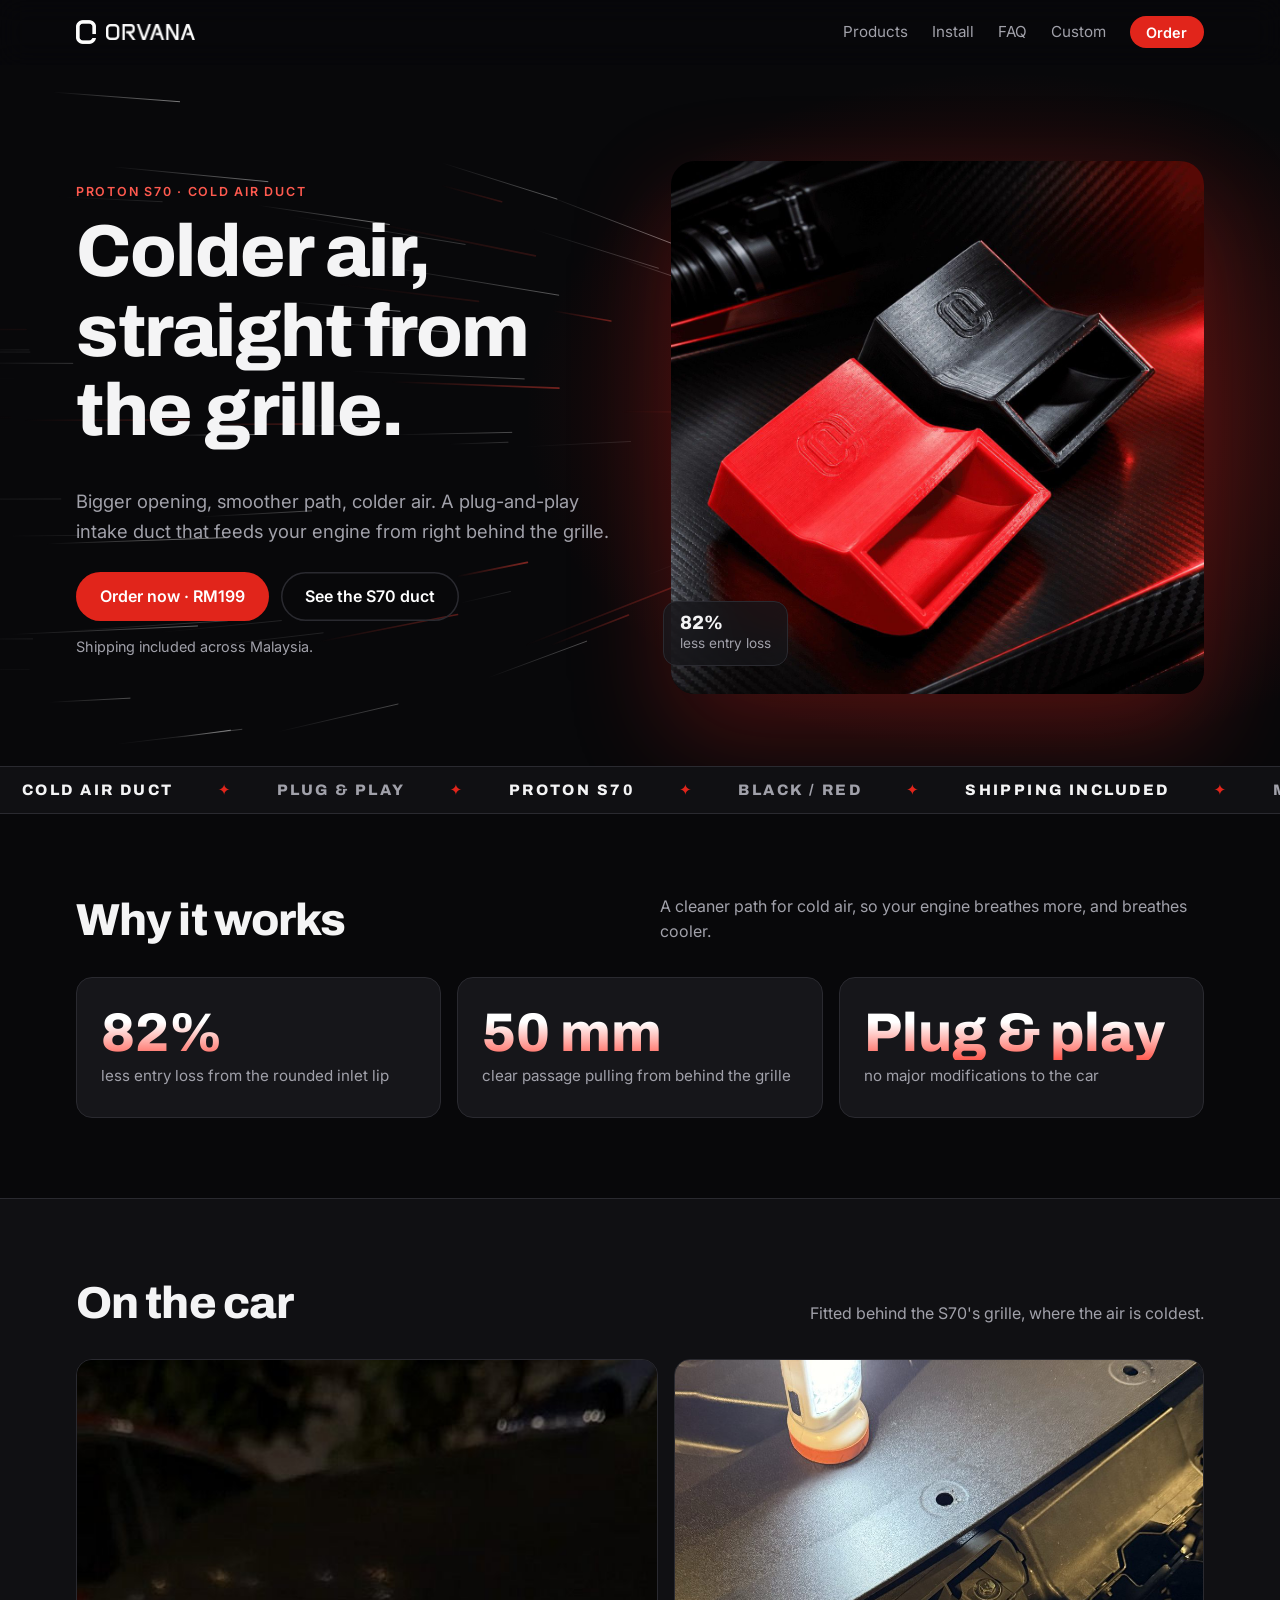
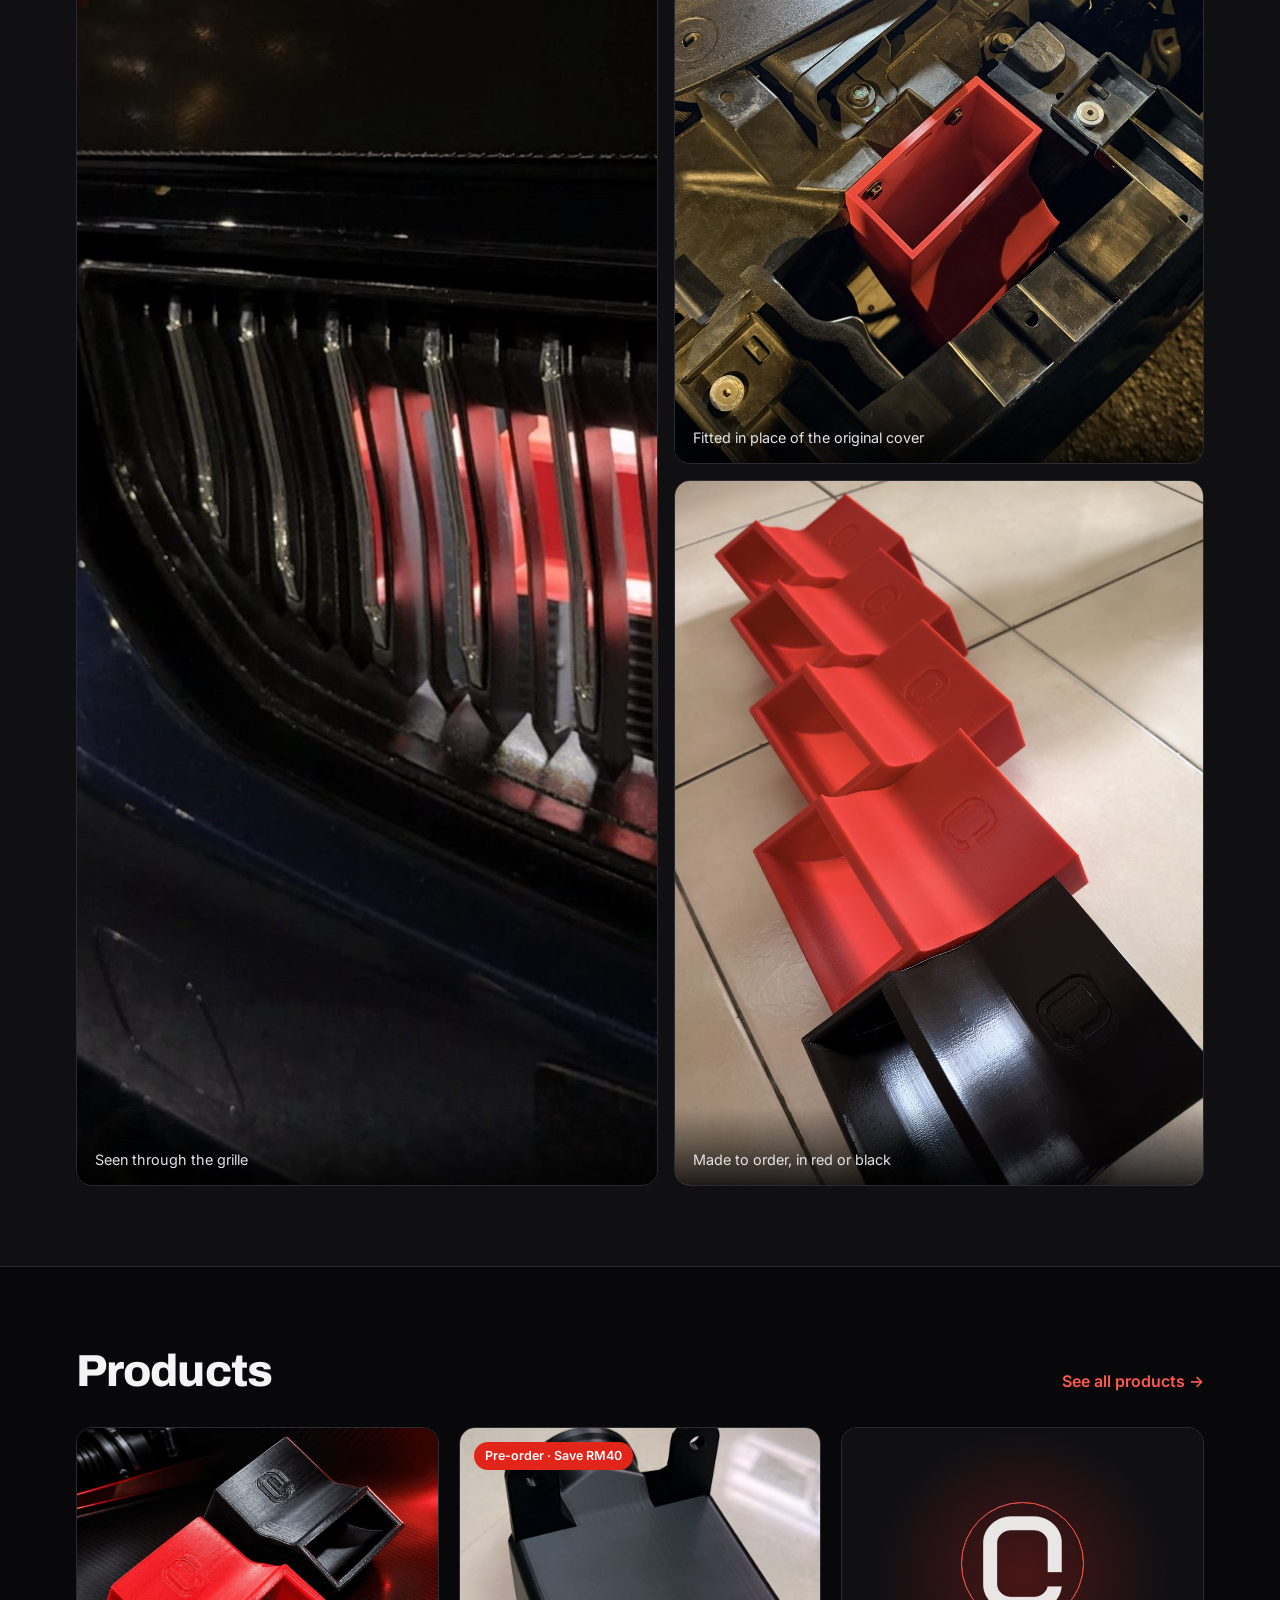
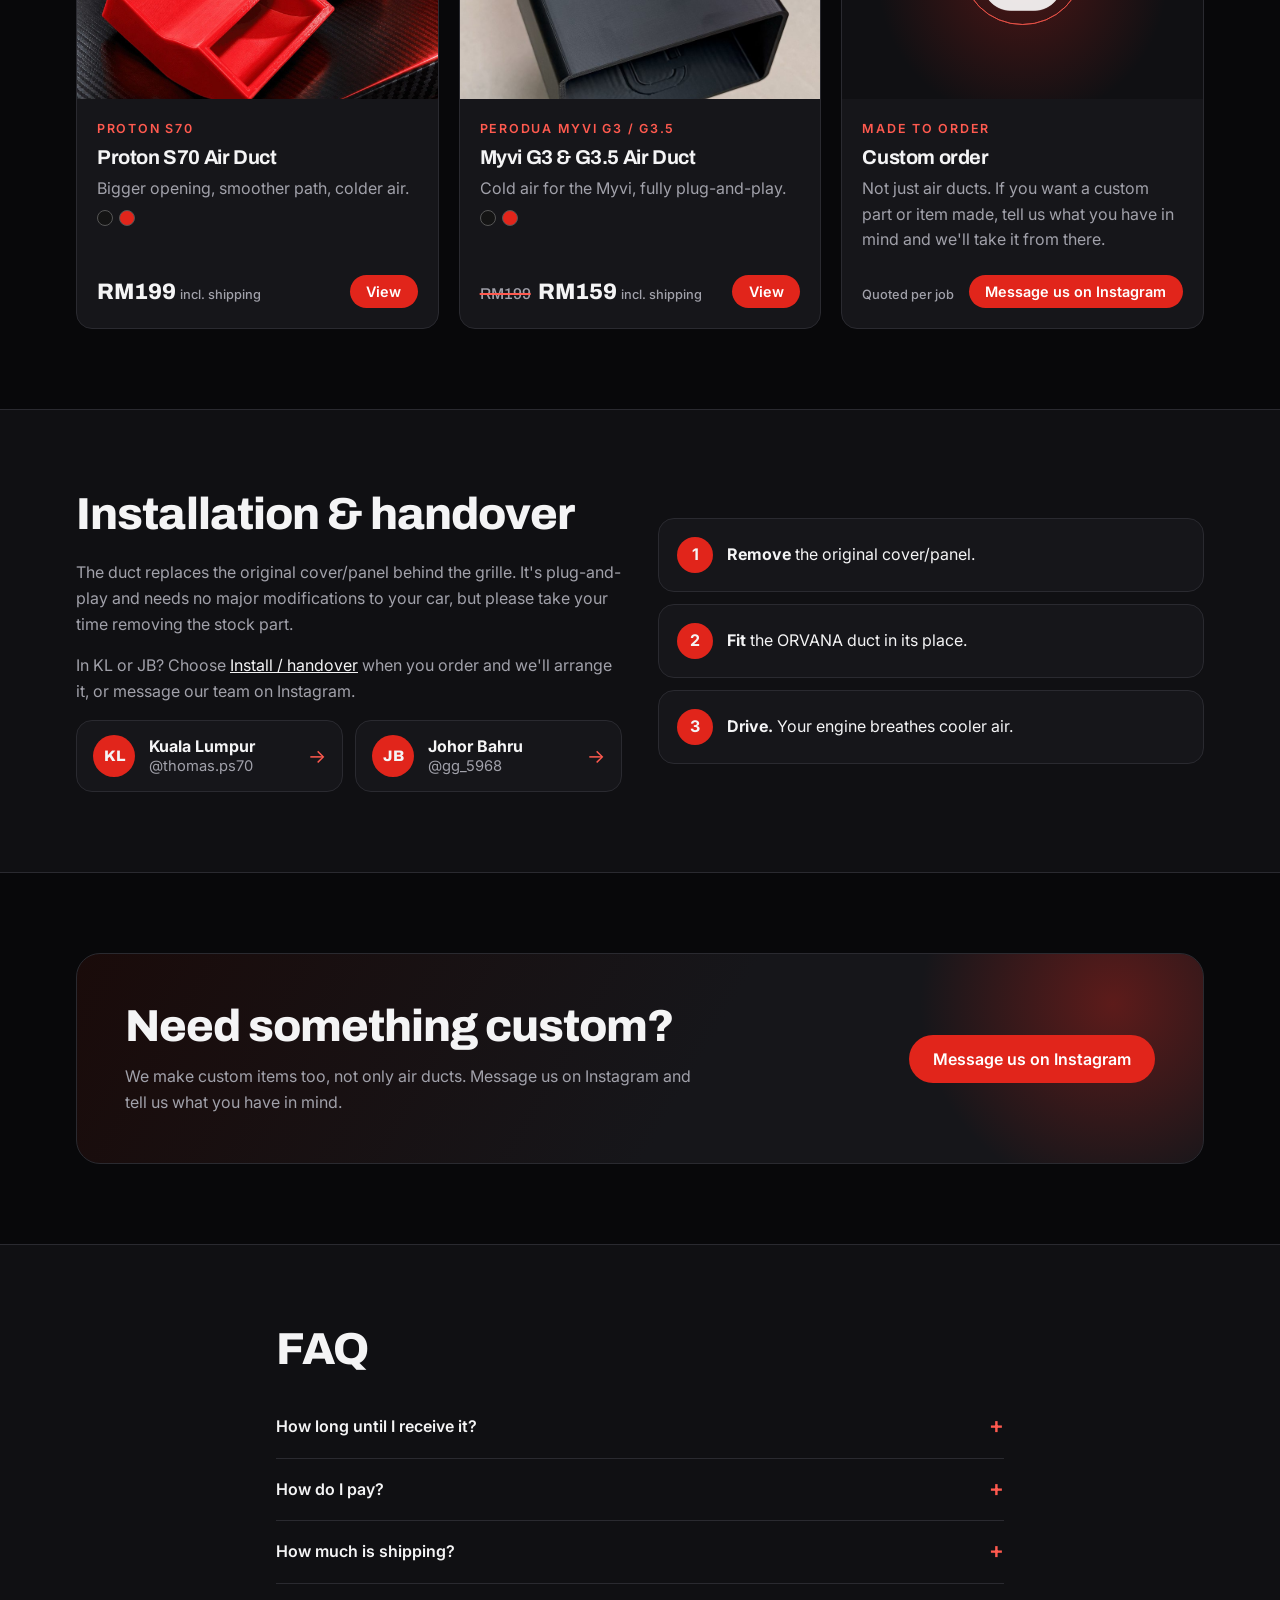
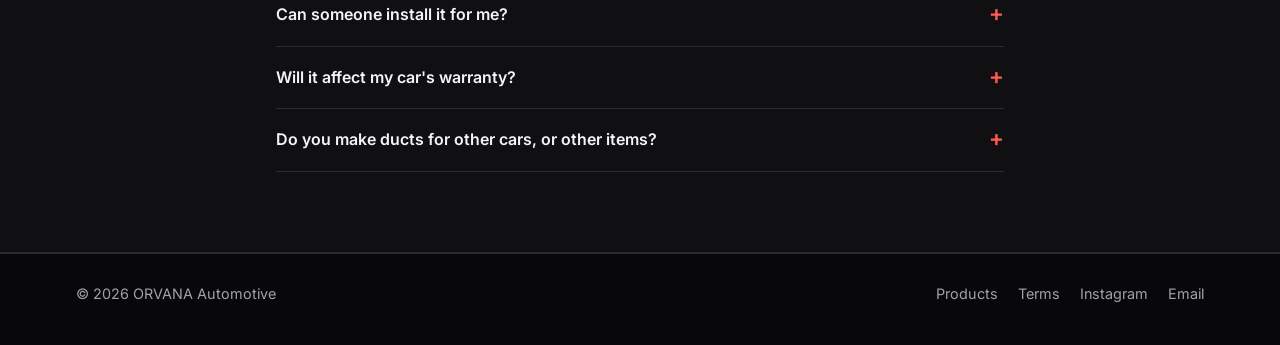
<file: public/index.html>
<!doctype html>
<html lang="en">
<head>
  <meta charset="utf-8">
  <meta name="viewport" content="width=device-width, initial-scale=1">
  <title>ORVANA — Cold air ducts for your car</title>
  <meta name="description" content="3D-printed cold air ducts. Bigger opening, smoother path, colder air. Proton S70 available now, shipping included across Malaysia.">
  <meta property="og:title" content="ORVANA — Cold air ducts for your car">
  <meta property="og:description" content="Bigger opening, smoother path, colder air. Shipping included across Malaysia.">
  <meta property="og:url" content="https://orvana.pages.dev/">
  <meta property="og:image" content="https://orvana.pages.dev/assets/img/s70-studio.jpg">
  <meta property="og:type" content="website">
  <meta name="theme-color" content="#08080a">
  <link rel="icon" href="assets/img/favicon.png" type="image/png">
  <link rel="apple-touch-icon" href="assets/img/apple-touch-icon.png">
  <link rel="preconnect" href="https://fonts.googleapis.com">
  <link rel="preconnect" href="https://fonts.gstatic.com" crossorigin>
  <link href="https://fonts.googleapis.com/css2?family=Archivo:wght@400;600;800&family=Inter:wght@400;500;600&display=swap" rel="stylesheet">
  <link rel="stylesheet" href="assets/css/style.css">
</head>
<body data-page="home">
  <header class="site-header" id="site-header"></header>

  <main>
    <section class="hero">
      <canvas id="airflow" aria-hidden="true"></canvas>
      <div class="wrap hero-inner">
        <div class="hero-copy">
          <p class="eyebrow">Proton S70 · Cold Air Duct</p>
          <h1><span class="line"><span>Colder air,</span></span><span class="line"><span>straight from the grille.</span></span></h1>
          <p class="lede">Bigger opening, smoother path, colder air. A plug-and-play intake duct that feeds your engine from right behind the grille.</p>
          <div class="hero-actions">
            <a href="order.html" class="btn" data-price="Order now · {price}">Order now</a>
            <a href="s70-air-duct.html" class="btn btn-ghost">See the S70 duct</a>
          </div>
          <p class="hero-note">Shipping included across Malaysia.</p>
        </div>
        <div class="hero-media">
          <img src="assets/img/s70-studio.jpg" alt="ORVANA S70 air ducts in red and black" width="1200" height="1200" fetchpriority="high">
          <div class="hero-chip"><strong>82%</strong>less entry loss</div>
        </div>
      </div>
    </section>

    <div class="marquee" aria-hidden="true">
      <div class="marquee-track">
        <span>Cold air duct</span><span>Plug &amp; play</span><span>Proton S70</span><span>Black / Red</span><span>Shipping included</span><span>Myvi G3 &amp; G3.5 pre-order</span>
        <span>Cold air duct</span><span>Plug &amp; play</span><span>Proton S70</span><span>Black / Red</span><span>Shipping included</span><span>Myvi G3 &amp; G3.5 pre-order</span>
      </div>
    </div>

    <section class="section">
      <div class="wrap">
        <div class="section-head reveal">
          <h2>Why it works</h2>
          <p>A cleaner path for cold air, so your engine breathes more, and breathes cooler.</p>
        </div>
        <div class="stats-grid">
          <div class="stat reveal"><strong data-count="82" data-suffix="%">82%</strong><span>less entry loss from the rounded inlet lip</span></div>
          <div class="stat reveal"><strong data-count="50" data-suffix=" mm">50 mm</strong><span>clear passage pulling from behind the grille</span></div>
          <div class="stat reveal"><strong>Plug &amp; play</strong><span>no major modifications to the car</span></div>
        </div>
      </div>
    </section>

    <section class="section section-alt">
      <div class="wrap">
        <div class="section-head reveal">
          <h2>On the car</h2>
          <p>Fitted behind the S70's grille, where the air is coldest.</p>
        </div>
        <div class="mosaic">
          <figure class="reveal"><img src="assets/img/s70-grille.jpg" alt="Red ORVANA duct glowing behind a Proton S70 grille at night" loading="lazy"><figcaption>Seen through the grille</figcaption></figure>
          <figure class="reveal"><img src="assets/img/s70-fitted.jpg" alt="Red ORVANA duct fitted behind the grille" loading="lazy"><figcaption>Fitted in place of the original cover</figcaption></figure>
          <figure class="reveal"><img src="assets/img/s70-batch.jpg" alt="A batch of red and black ORVANA ducts" loading="lazy"><figcaption>Made to order, in red or black</figcaption></figure>
        </div>
      </div>
    </section>

    <section class="section">
      <div class="wrap">
        <div class="section-head reveal">
          <h2>Products</h2>
          <a class="text-link" href="products.html">See all products →</a>
        </div>
        <div class="product-list" data-products></div>
      </div>
    </section>

    <section id="install" class="section section-alt">
      <div class="wrap install">
        <div>
          <h2 class="reveal">Installation &amp; handover</h2>
          <p class="reveal">The duct replaces the original cover/panel behind the grille. It's plug-and-play and needs no major modifications to your car, but please take your time removing the stock part.</p>
          <p class="reveal">In KL or JB? Choose <a href="order.html">Install / handover</a> when you order and we'll arrange it, or message our team on Instagram.</p>
          <div class="installers" data-installers></div>
        </div>
        <ol class="steps">
          <li class="reveal"><span><strong>Remove</strong> the original cover/panel.</span></li>
          <li class="reveal"><span><strong>Fit</strong> the ORVANA duct in its place.</span></li>
          <li class="reveal"><span><strong>Drive.</strong> Your engine breathes cooler air.</span></li>
        </ol>
      </div>
    </section>

    <section class="section">
      <div class="wrap">
        <div class="band reveal">
          <div>
            <h2>Need something custom?</h2>
            <p>We make custom items too, not only air ducts. Message us on Instagram and tell us what you have in mind.</p>
          </div>
          <a data-ig-dm href="#" class="btn" target="_blank" rel="noopener">Message us on Instagram</a>
        </div>
      </div>
    </section>

    <section id="faq" class="section section-alt">
      <div class="wrap narrow">
        <h2 class="reveal">FAQ</h2>
        <details class="reveal">
          <summary>How long until I receive it?</summary>
          <p>Every duct is made to order. All orders start shipping in December 2026, plus courier time.</p>
        </details>
        <details class="reveal">
          <summary>How do I pay?</summary>
          <p>After you send your order, we'll contact you to confirm it and share payment details. Full payment is needed before we process and ship your order.</p>
        </details>
        <details class="reveal">
          <summary>How much is shipping?</summary>
          <p data-price="Nothing extra — {price} includes shipping anywhere in Malaysia.">Nothing extra — the price includes shipping anywhere in Malaysia.</p>
        </details>
        <details class="reveal">
          <summary>Can someone install it for me?</summary>
          <p>Yes, in KL and JB. Choose <em>Install / handover</em> when you order and we'll arrange it with you. You can also message <a data-installer="KL" href="#">our KL contact</a> or <a data-installer="JB" href="#">our JB contact</a> on Instagram.</p>
        </details>
        <details class="reveal">
          <summary>Will it affect my car's warranty?</summary>
          <p>Installation involves removing an original part, so we can't guarantee your manufacturer warranty remains valid. Please check with your authorised service centre if this is a concern. See our <a href="terms.html">terms</a>.</p>
        </details>
        <details class="reveal">
          <summary>Do you make ducts for other cars, or other items?</summary>
          <p>Yes. The <a href="myvi-air-duct.html">Myvi G3 &amp; G3.5 duct</a> is open for pre-order now. For another car, or any other custom item, <a data-ig-dm href="#" target="_blank" rel="noopener">message us on Instagram</a>.</p>
        </details>
      </div>
    </section>
  </main>

  <footer class="site-footer" id="site-footer"></footer>
  <script type="module" src="assets/js/site.js"></script>
</body>
</html>
</file>
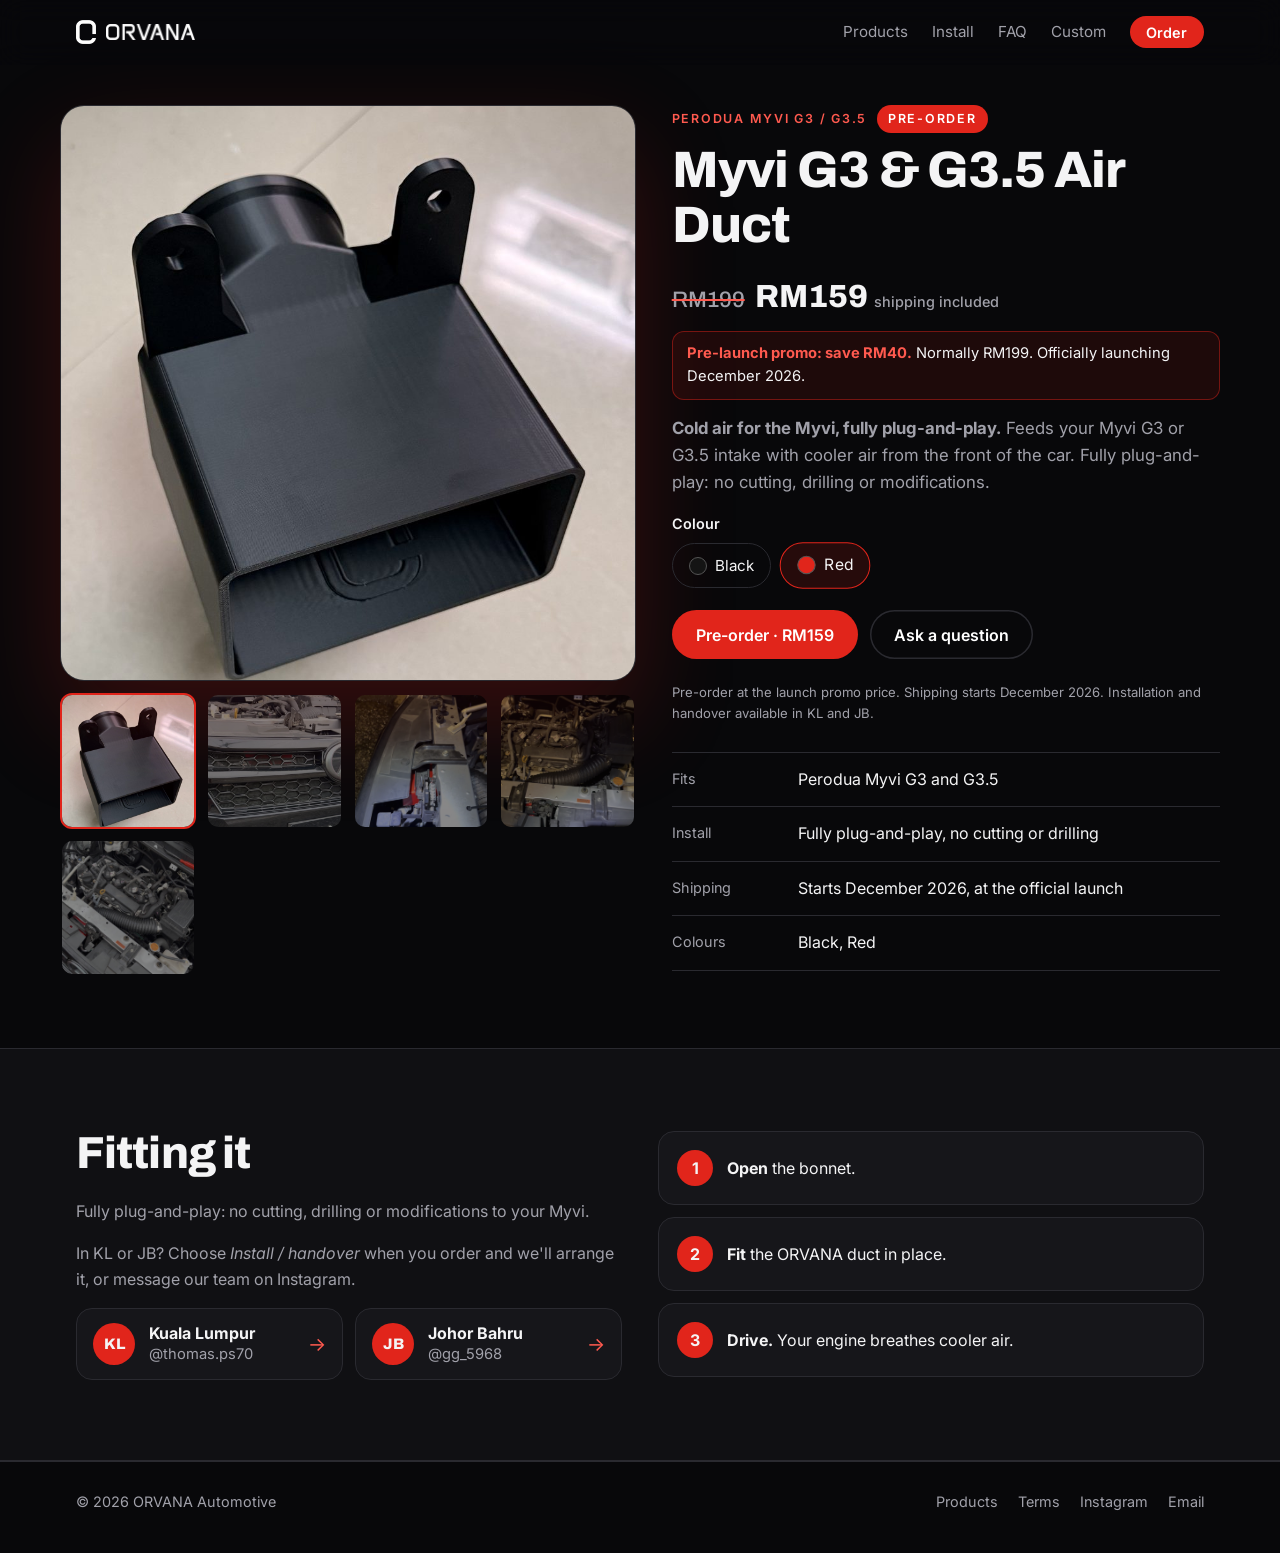
<file: public/myvi-air-duct.html>
<!doctype html>
<html lang="en">
<head>
  <meta charset="utf-8">
  <meta name="viewport" content="width=device-width, initial-scale=1">
  <title>Myvi G3 &amp; G3.5 Air Duct — ORVANA</title>
  <meta name="description" content="Cold air duct for the Perodua Myvi G3 and G3.5. Fully plug-and-play. Pre-order now at the pre-launch promo price, shipping included across Malaysia.">
  <meta name="theme-color" content="#08080a">
  <link rel="icon" href="assets/img/favicon.png" type="image/png">
  <link rel="apple-touch-icon" href="assets/img/apple-touch-icon.png">
  <link rel="preconnect" href="https://fonts.googleapis.com">
  <link rel="preconnect" href="https://fonts.gstatic.com" crossorigin>
  <link href="https://fonts.googleapis.com/css2?family=Archivo:wght@400;600;800&family=Inter:wght@400;500;600&display=swap" rel="stylesheet">
  <link rel="stylesheet" href="assets/css/style.css">
  <meta property="og:title" content="Myvi G3 &amp; G3.5 Air Duct — ORVANA">
  <meta property="og:url" content="https://orvana.pages.dev/myvi-air-duct">
  <meta property="og:image" content="https://orvana.pages.dev/assets/img/myvi-grille.jpg">
</head>
<body data-page="product" data-product="myvi-g3-air-duct">
  <header class="site-header" id="site-header"></header>

  <main>
    <div class="wrap pdp" id="pdp"></div>

    <section class="section section-alt">
      <div class="wrap install">
        <div>
          <h2 class="reveal">Fitting it</h2>
          <p class="reveal">Fully plug-and-play: no cutting, drilling or modifications to your Myvi.</p>
          <p class="reveal">In KL or JB? Choose <em>Install / handover</em> when you order and we'll arrange it, or message our team on Instagram.</p>
          <div class="installers" data-installers></div>
        </div>
        <ol class="steps">
          <li class="reveal"><span><strong>Open</strong> the bonnet.</span></li>
          <li class="reveal"><span><strong>Fit</strong> the ORVANA duct in place.</span></li>
          <li class="reveal"><span><strong>Drive.</strong> Your engine breathes cooler air.</span></li>
        </ol>
      </div>
    </section>
  </main>

  <footer class="site-footer" id="site-footer"></footer>
  <script type="module" src="assets/js/site.js"></script>
  <script type="module" src="assets/js/product.js"></script>
</body>
</html>
</file>
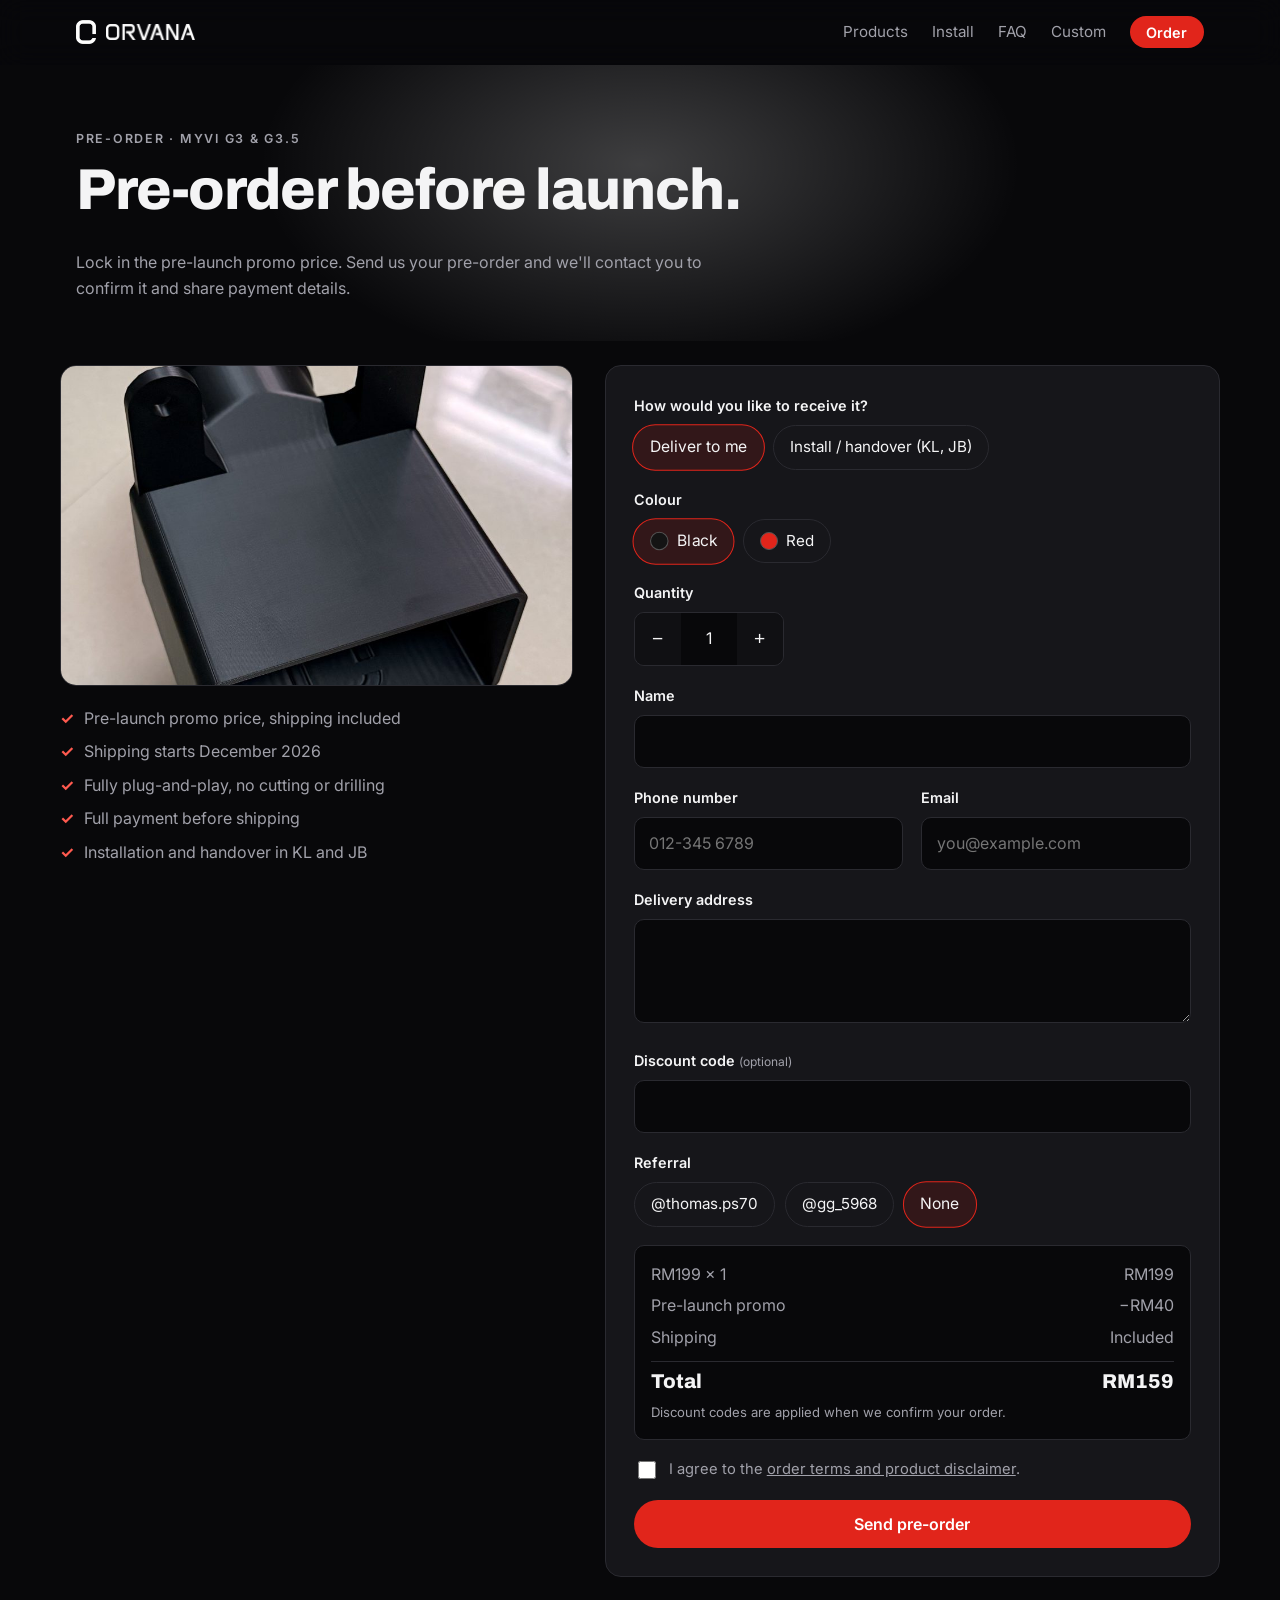
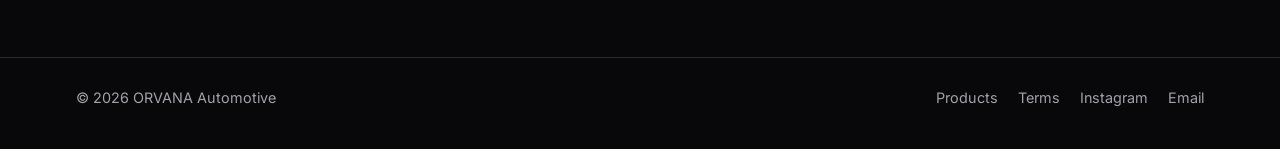
<file: public/myvi-preorder.html>
<!doctype html>
<html lang="en">
<head>
  <meta charset="utf-8">
  <meta name="viewport" content="width=device-width, initial-scale=1">
  <title>Pre-order the Myvi G3 &amp; G3.5 Air Duct — ORVANA</title>
  <meta name="description" content="Pre-order the ORVANA Myvi G3 &amp; G3.5 air duct at the pre-launch promo price. Fully plug-and-play, shipping included across Malaysia.">
  <meta name="theme-color" content="#08080a">
  <link rel="icon" href="assets/img/favicon.png" type="image/png">
  <link rel="apple-touch-icon" href="assets/img/apple-touch-icon.png">
  <link rel="preconnect" href="https://fonts.googleapis.com">
  <link rel="preconnect" href="https://fonts.gstatic.com" crossorigin>
  <link href="https://fonts.googleapis.com/css2?family=Archivo:wght@400;600;800&family=Inter:wght@400;500;600&display=swap" rel="stylesheet">
  <link rel="stylesheet" href="assets/css/style.css">
  <meta property="og:title" content="Pre-order the Myvi G3 &amp; G3.5 Air Duct — ORVANA">
  <meta property="og:url" content="https://orvana.pages.dev/myvi-preorder">
  <meta property="og:image" content="https://orvana.pages.dev/assets/img/myvi-grille.jpg">
</head>
<body data-page="order" data-order="preorder">
  <header class="site-header" id="site-header"></header>

  <main>
    <section class="page-head">
      <div class="wrap">
        <p class="eyebrow">Pre-order · Myvi G3 &amp; G3.5</p>
        <h1>Pre-order before launch.</h1>
        <p>Lock in the pre-launch promo price. Send us your pre-order and we'll contact you to confirm it and share payment details.</p>
      </div>
    </section>

    <div class="wrap order">
      <aside class="order-aside">
        <img id="order-img" src="assets/img/myvi-studio.jpg" alt="">
        <ul class="ticks">
          <li>Pre-launch promo price, shipping included</li>
          <li>Shipping starts December 2026</li>
          <li>Fully plug-and-play, no cutting or drilling</li>
          <li>Full payment before shipping</li>
          <li>Installation and handover in KL and JB</li>
        </ul>
      </aside>

      <div class="card form">
        <form id="order-form" novalidate>
          <fieldset>
            <legend>How would you like to receive it?</legend>
            <div class="pills" role="radiogroup">
              <div class="pill">
                <input type="radio" name="mode" id="m-ship" value="ship" checked>
                <label for="m-ship">Deliver to me</label>
              </div>
              <div class="pill">
                <input type="radio" name="mode" id="m-meet" value="meet">
                <label for="m-meet">Install / handover (KL, JB)</label>
              </div>
            </div>
          </fieldset>

          <fieldset id="area-field" hidden>
            <legend>Area</legend>
            <div id="f-area" class="pills" role="radiogroup"></div>
            <p class="note">We'll contact you to arrange the installation or handover.</p>
          </fieldset>

          <fieldset id="product-field">
            <legend>Product</legend>
            <select id="f-product" name="product" required></select>
          </fieldset>

          <fieldset>
            <legend>Colour</legend>
            <div id="f-colours" class="swatches" role="radiogroup"></div>
          </fieldset>

          <label class="field">
            <span>Quantity</span>
            <div class="qty">
              <button type="button" data-qty="-1" aria-label="Decrease quantity">−</button>
              <input id="f-qty" name="qty" type="number" inputmode="numeric" min="1" max="20" value="1" required>
              <button type="button" data-qty="1" aria-label="Increase quantity">+</button>
            </div>
          </label>

          <label class="field">
            <span>Name</span>
            <input name="name" autocomplete="name" required>
          </label>
          <div class="row-2">
            <label class="field">
              <span>Phone number</span>
              <input name="phone" type="tel" autocomplete="tel" placeholder="012-345 6789" required>
            </label>
            <label class="field">
              <span>Email</span>
              <input name="email" type="email" autocomplete="email" placeholder="you@example.com" required>
            </label>
          </div>
          <label class="field" id="address-field">
            <span>Delivery address</span>
            <textarea name="address" rows="3" autocomplete="street-address" required></textarea>
          </label>
          <label class="field">
            <span>Discount code <small>(optional)</small></span>
            <input name="discount" autocomplete="off">
          </label>
          <fieldset>
            <legend>Referral</legend>
            <div id="f-referral" class="pills" role="radiogroup"></div>
          </fieldset>

          <div class="summary" aria-live="polite">
            <div><span id="s-line"></span><span id="s-sub"></span></div>
            <div><span>Pre-launch promo</span><span id="s-save"></span></div>
            <div><span id="s-ship-label">Shipping</span><span>Included</span></div>
            <div class="total"><span>Total</span><span id="s-total"></span></div>
            <p class="note">Discount codes are applied when we confirm your order.</p>
          </div>

          <label class="check">
            <input type="checkbox" name="agree" required>
            <span>I agree to the <a href="terms.html" target="_blank">order terms and product disclaimer</a>.</span>
          </label>

          <label class="hp" aria-hidden="true">Website <input name="website" tabindex="-1" autocomplete="off"></label>

          <div id="turnstile" hidden></div>

          <p id="form-error" class="error" role="alert" hidden></p>
          <button type="submit" class="btn btn-block" id="submit-btn">Send pre-order</button>
        </form>

        <div id="order-done" class="done" hidden>
          <svg class="tick" viewBox="0 0 84 84" aria-hidden="true"><circle cx="42" cy="42" r="38"/><path d="M26 43l11 11 21-23"/></svg>
          <h2>Pre-order received</h2>
          <p>Your order number is <strong id="order-id"></strong>.</p>
          <p>Thanks! We've got your pre-order and will contact you shortly to confirm it and share payment details. Shipping starts in December 2026.</p>
          <button type="button" class="btn btn-ghost" id="order-again">Place another pre-order</button>
        </div>
      </div>
    </div>
  </main>

  <footer class="site-footer" id="site-footer"></footer>
  <script type="module" src="assets/js/site.js"></script>
  <script type="module" src="assets/js/order.js"></script>
</body>
</html>
</file>
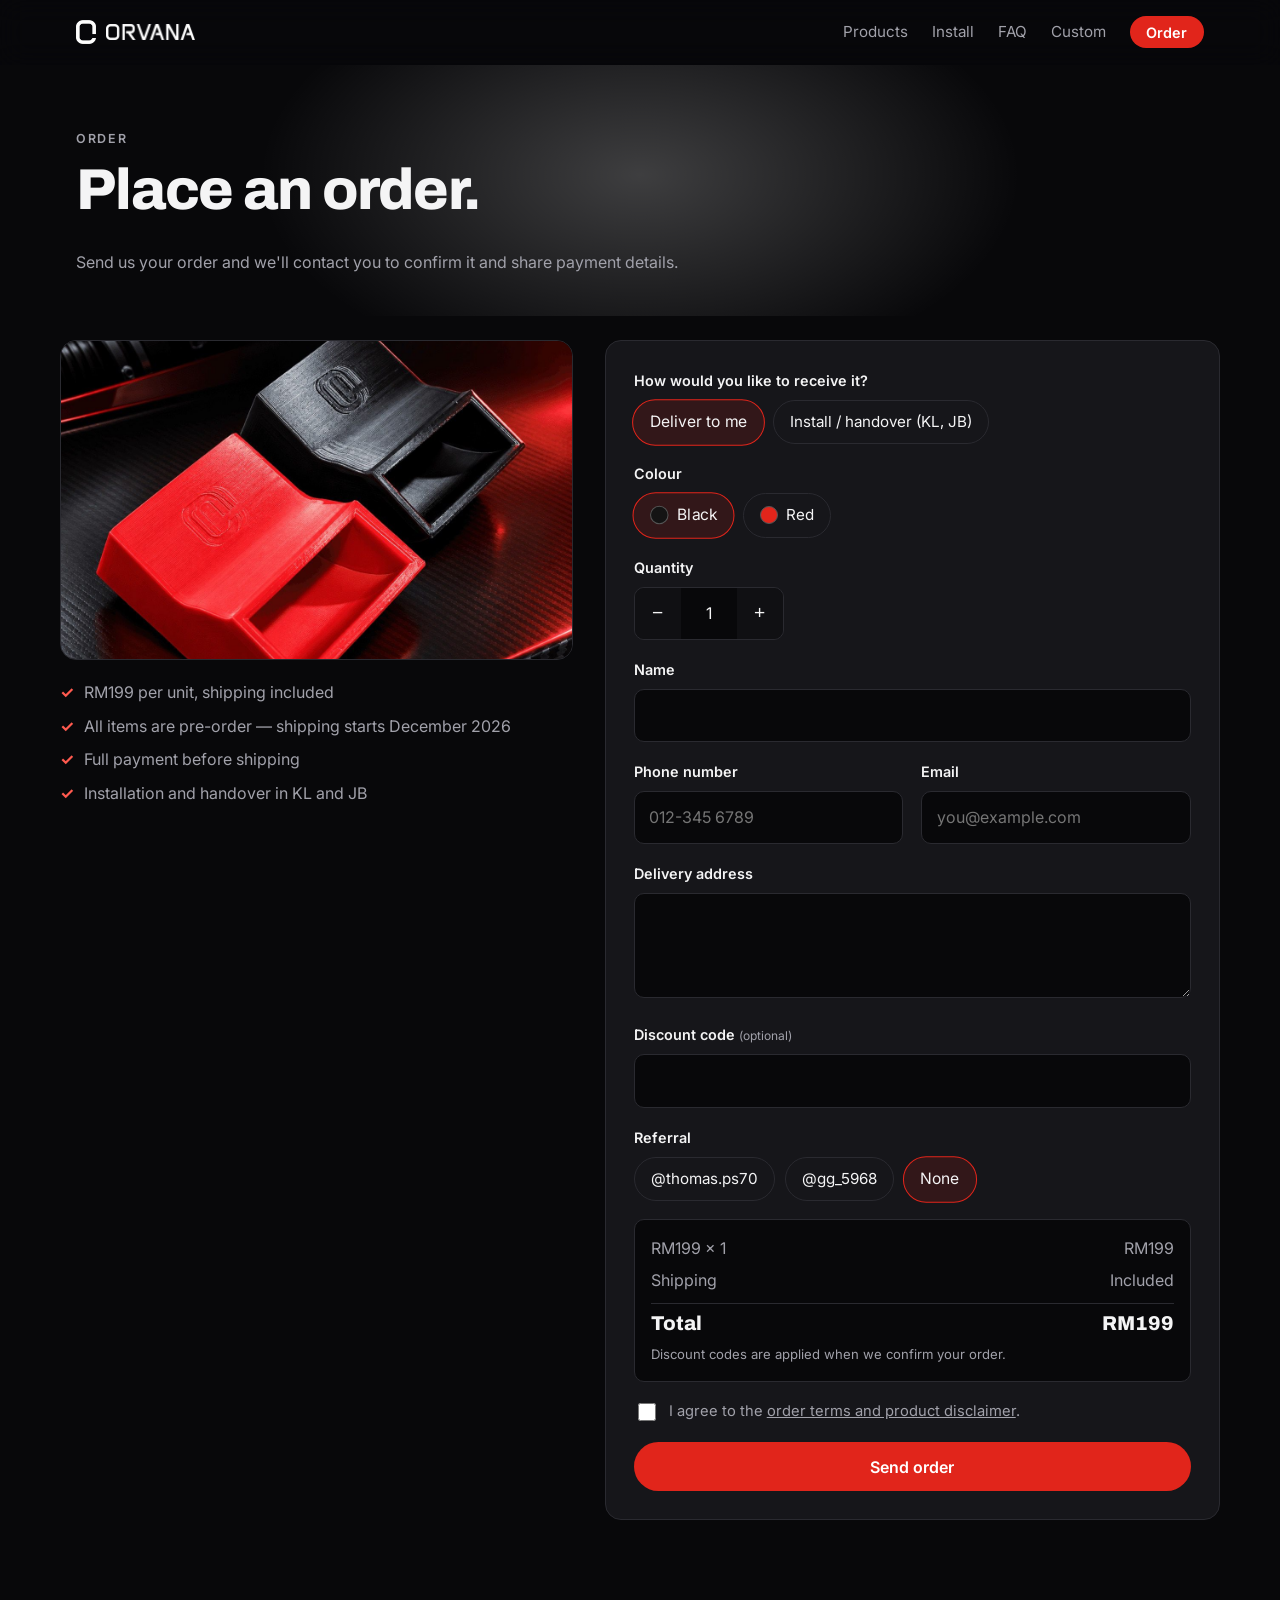
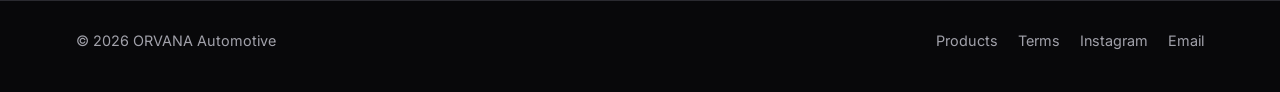
<file: public/order.html>
<!doctype html>
<html lang="en">
<head>
  <meta charset="utf-8">
  <meta name="viewport" content="width=device-width, initial-scale=1">
  <title>Order — ORVANA</title>
  <meta name="description" content="Order your ORVANA air duct. Delivery across Malaysia, or installation and handover in KL and JB.">
  <meta name="theme-color" content="#08080a">
  <link rel="icon" href="assets/img/favicon.png" type="image/png">
  <link rel="apple-touch-icon" href="assets/img/apple-touch-icon.png">
  <link rel="preconnect" href="https://fonts.googleapis.com">
  <link rel="preconnect" href="https://fonts.gstatic.com" crossorigin>
  <link href="https://fonts.googleapis.com/css2?family=Archivo:wght@400;600;800&family=Inter:wght@400;500;600&display=swap" rel="stylesheet">
  <link rel="stylesheet" href="assets/css/style.css">
</head>
<body data-page="order">
  <header class="site-header" id="site-header"></header>

  <main>
    <section class="page-head">
      <div class="wrap">
        <p class="eyebrow">Order</p>
        <h1>Place an order.</h1>
        <p>Send us your order and we'll contact you to confirm it and share payment details.</p>
      </div>
    </section>

    <div class="wrap order">
      <aside class="order-aside">
        <img id="order-img" src="assets/img/s70-studio.jpg" alt="">
        <ul class="ticks">
          <li data-price="{price} per unit, shipping included">Shipping included</li>
          <li>All items are pre-order — shipping starts December 2026</li>
          <li>Full payment before shipping</li>
          <li>Installation and handover in KL and JB</li>
        </ul>
      </aside>

      <div class="card form">
        <form id="order-form" novalidate>
          <fieldset>
            <legend>How would you like to receive it?</legend>
            <div class="pills" role="radiogroup">
              <div class="pill">
                <input type="radio" name="mode" id="m-ship" value="ship" checked>
                <label for="m-ship">Deliver to me</label>
              </div>
              <div class="pill">
                <input type="radio" name="mode" id="m-meet" value="meet">
                <label for="m-meet">Install / handover (KL, JB)</label>
              </div>
            </div>
          </fieldset>

          <fieldset id="area-field" hidden>
            <legend>Area</legend>
            <div id="f-area" class="pills" role="radiogroup"></div>
            <p class="note">We'll contact you to arrange the installation or handover.</p>
          </fieldset>

          <fieldset id="product-field">
            <legend>Product</legend>
            <select id="f-product" name="product" required></select>
          </fieldset>

          <fieldset>
            <legend>Colour</legend>
            <div id="f-colours" class="swatches" role="radiogroup"></div>
          </fieldset>

          <label class="field">
            <span>Quantity</span>
            <div class="qty">
              <button type="button" data-qty="-1" aria-label="Decrease quantity">−</button>
              <input id="f-qty" name="qty" type="number" inputmode="numeric" min="1" max="20" value="1" required>
              <button type="button" data-qty="1" aria-label="Increase quantity">+</button>
            </div>
          </label>

          <label class="field">
            <span>Name</span>
            <input name="name" autocomplete="name" required>
          </label>
          <div class="row-2">
            <label class="field">
              <span>Phone number</span>
              <input name="phone" type="tel" autocomplete="tel" placeholder="012-345 6789" required>
            </label>
            <label class="field">
              <span>Email</span>
              <input name="email" type="email" autocomplete="email" placeholder="you@example.com" required>
            </label>
          </div>
          <label class="field" id="address-field">
            <span>Delivery address</span>
            <textarea name="address" rows="3" autocomplete="street-address" required></textarea>
          </label>
          <label class="field">
            <span>Discount code <small>(optional)</small></span>
            <input name="discount" autocomplete="off">
          </label>
          <fieldset>
            <legend>Referral</legend>
            <div id="f-referral" class="pills" role="radiogroup"></div>
          </fieldset>

          <div class="summary" aria-live="polite">
            <div><span id="s-line"></span><span id="s-sub"></span></div>
            <div><span id="s-ship-label">Shipping</span><span>Included</span></div>
            <div class="total"><span>Total</span><span id="s-total"></span></div>
            <p class="note">Discount codes are applied when we confirm your order.</p>
          </div>

          <label class="check">
            <input type="checkbox" name="agree" required>
            <span>I agree to the <a href="terms.html" target="_blank">order terms and product disclaimer</a>.</span>
          </label>

          <label class="hp" aria-hidden="true">Website <input name="website" tabindex="-1" autocomplete="off"></label>

          <div id="turnstile" hidden></div>

          <p id="form-error" class="error" role="alert" hidden></p>
          <button type="submit" class="btn btn-block" id="submit-btn">Send order</button>
        </form>

        <div id="order-done" class="done" hidden>
          <svg class="tick" viewBox="0 0 84 84" aria-hidden="true"><circle cx="42" cy="42" r="38"/><path d="M26 43l11 11 21-23"/></svg>
          <h2>Order received</h2>
          <p>Your order number is <strong id="order-id"></strong>.</p>
          <p>Thanks! We've got your order and will contact you shortly to confirm it and share payment details.</p>
          <button type="button" class="btn btn-ghost" id="order-again">Place another order</button>
        </div>
      </div>
    </div>
  </main>

  <footer class="site-footer" id="site-footer"></footer>
  <script type="module" src="assets/js/site.js"></script>
  <script type="module" src="assets/js/order.js"></script>
</body>
</html>
</file>
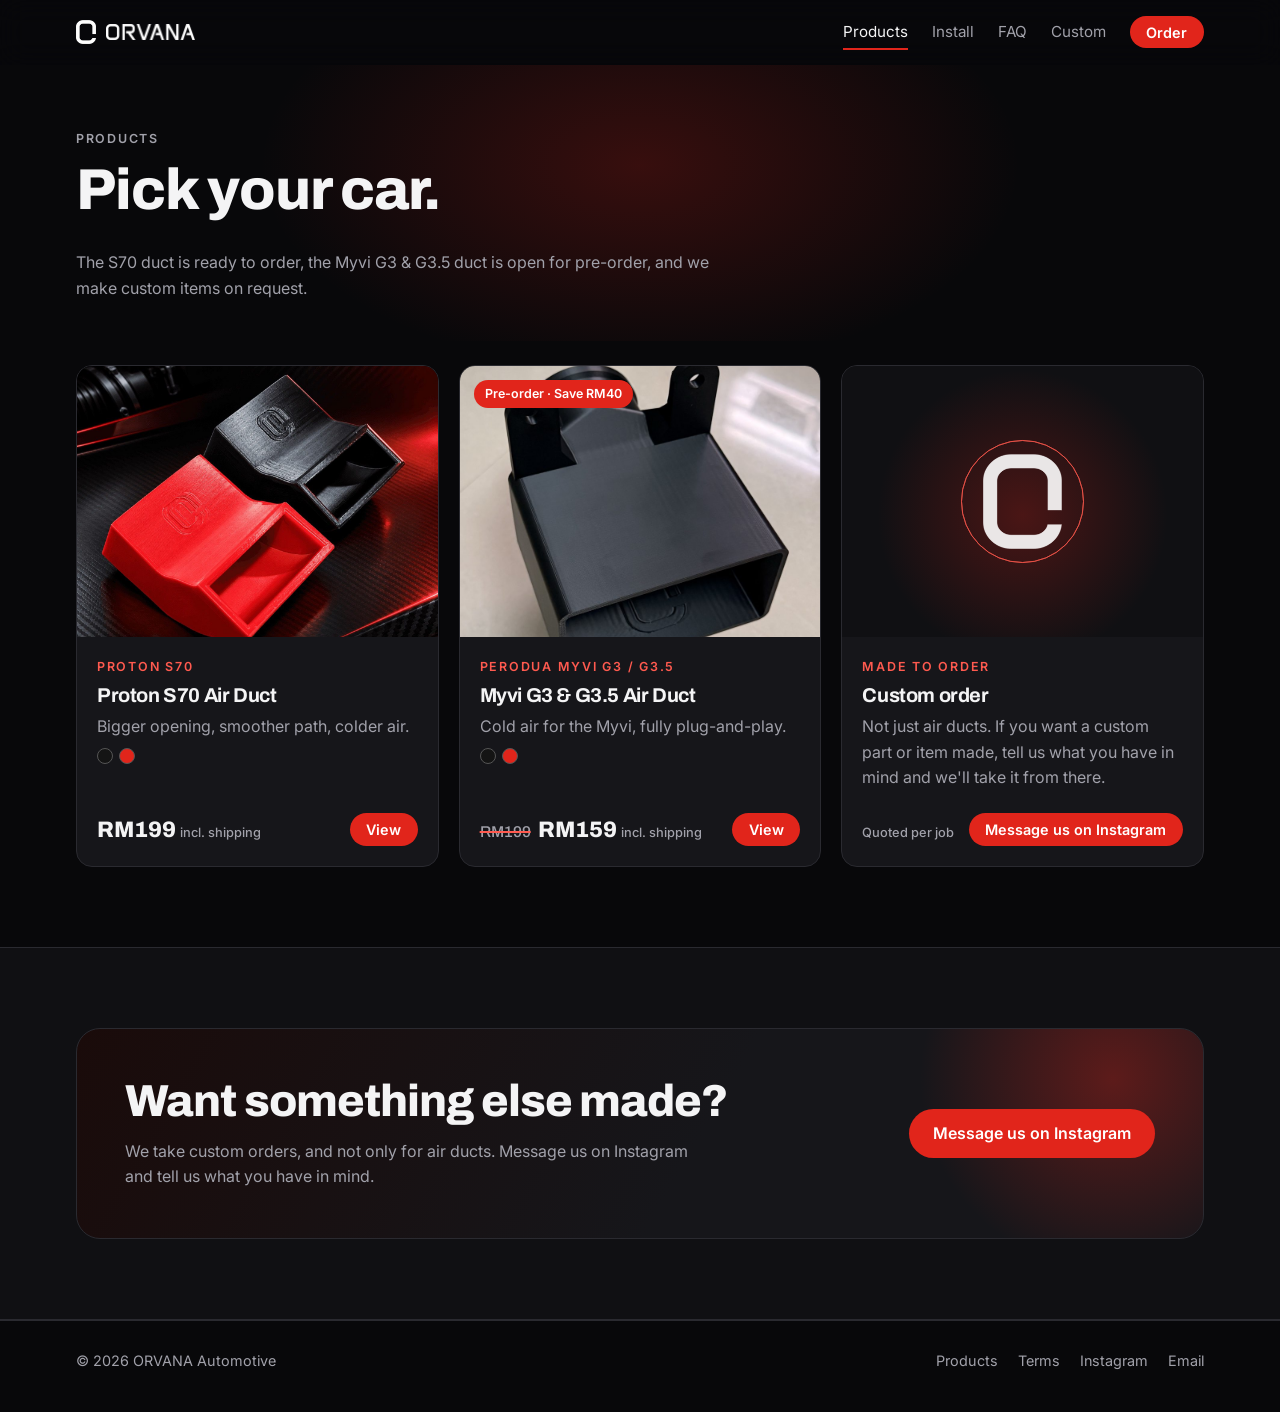
<file: public/products.html>
<!doctype html>
<html lang="en">
<head>
  <meta charset="utf-8">
  <meta name="viewport" content="width=device-width, initial-scale=1">
  <title>Products — ORVANA</title>
  <meta name="description" content="ORVANA air ducts: Proton S70 available now, Myvi G3 & G3.5 open for pre-order, and custom items made on request.">
  <meta name="theme-color" content="#08080a">
  <link rel="icon" href="assets/img/favicon.png" type="image/png">
  <link rel="apple-touch-icon" href="assets/img/apple-touch-icon.png">
  <link rel="preconnect" href="https://fonts.googleapis.com">
  <link rel="preconnect" href="https://fonts.gstatic.com" crossorigin>
  <link href="https://fonts.googleapis.com/css2?family=Archivo:wght@400;600;800&family=Inter:wght@400;500;600&display=swap" rel="stylesheet">
  <link rel="stylesheet" href="assets/css/style.css">
</head>
<body data-page="products">
  <header class="site-header" id="site-header"></header>

  <main>
    <section class="page-head">
      <div class="wrap">
        <p class="eyebrow">Products</p>
        <h1>Pick your car.</h1>
        <p>The S70 duct is ready to order, the Myvi G3 &amp; G3.5 duct is open for pre-order, and we make custom items on request.</p>
      </div>
    </section>

    <section class="section" style="padding-top: 24px">
      <div class="wrap">
        <div class="product-list" data-products></div>
      </div>
    </section>

    <section class="section section-alt">
      <div class="wrap">
        <div class="band reveal">
          <div>
            <h2>Want something else made?</h2>
            <p>We take custom orders, and not only for air ducts. Message us on Instagram and tell us what you have in mind.</p>
          </div>
          <a data-ig-dm href="#" class="btn" target="_blank" rel="noopener">Message us on Instagram</a>
        </div>
      </div>
    </section>
  </main>

  <footer class="site-footer" id="site-footer"></footer>
  <script type="module" src="assets/js/site.js"></script>
</body>
</html>
</file>
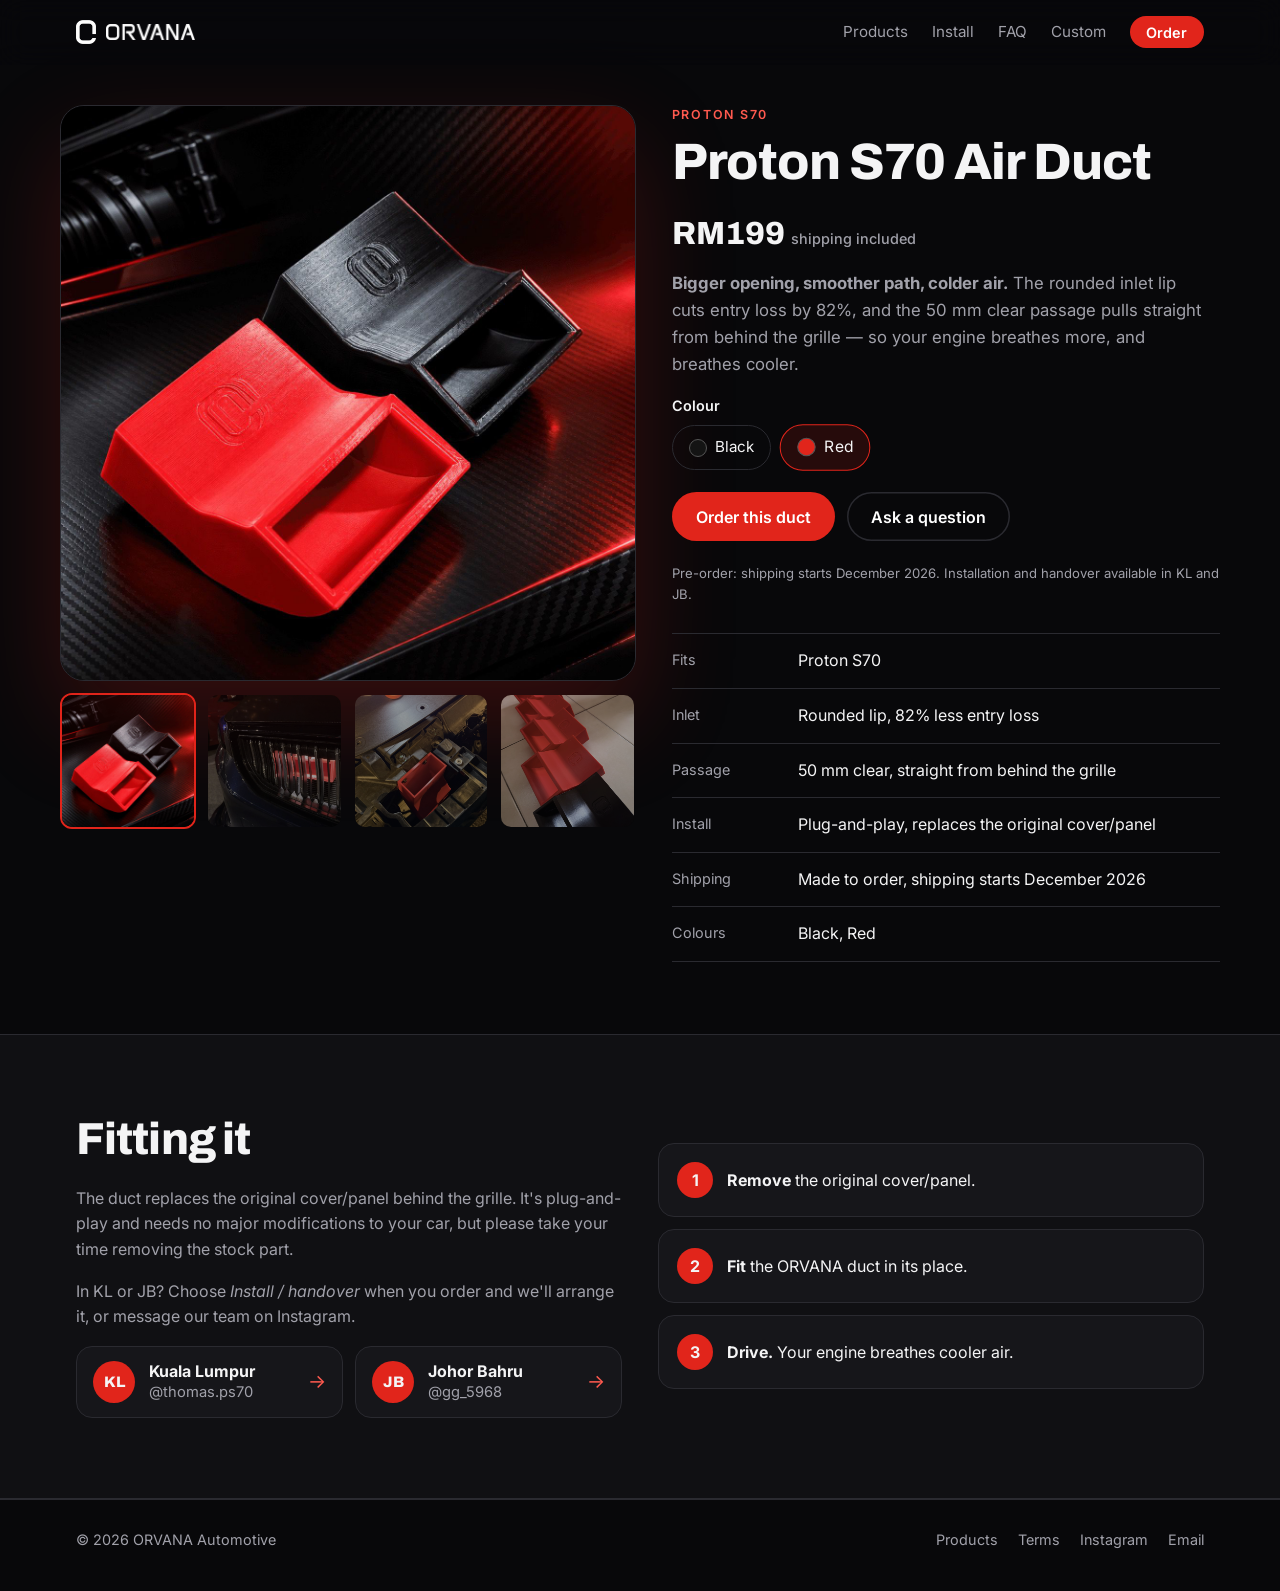
<file: public/s70-air-duct.html>
<!doctype html>
<html lang="en">
<head>
  <meta charset="utf-8">
  <meta name="viewport" content="width=device-width, initial-scale=1">
  <title>Proton S70 Air Duct — ORVANA</title>
  <meta name="description" content="Cold air duct for the Proton S70. Rounded inlet lip, 50 mm clear passage, plug-and-play. Shipping included across Malaysia.">
  <meta name="theme-color" content="#08080a">
  <link rel="icon" href="assets/img/favicon.png" type="image/png">
  <link rel="apple-touch-icon" href="assets/img/apple-touch-icon.png">
  <link rel="preconnect" href="https://fonts.googleapis.com">
  <link rel="preconnect" href="https://fonts.gstatic.com" crossorigin>
  <link href="https://fonts.googleapis.com/css2?family=Archivo:wght@400;600;800&family=Inter:wght@400;500;600&display=swap" rel="stylesheet">
  <link rel="stylesheet" href="assets/css/style.css">
  <meta property="og:title" content="Proton S70 Air Duct — ORVANA">
  <meta property="og:url" content="https://orvana.pages.dev/s70-air-duct">
  <meta property="og:image" content="https://orvana.pages.dev/assets/img/s70-studio.jpg">
</head>
<body data-page="product" data-product="s70-air-duct">
  <header class="site-header" id="site-header"></header>

  <main>
    <div class="wrap pdp" id="pdp"></div>

    <section class="section section-alt">
      <div class="wrap install">
        <div>
          <h2 class="reveal">Fitting it</h2>
          <p class="reveal">The duct replaces the original cover/panel behind the grille. It's plug-and-play and needs no major modifications to your car, but please take your time removing the stock part.</p>
          <p class="reveal">In KL or JB? Choose <em>Install / handover</em> when you order and we'll arrange it, or message our team on Instagram.</p>
          <div class="installers" data-installers></div>
        </div>
        <ol class="steps">
          <li class="reveal"><span><strong>Remove</strong> the original cover/panel.</span></li>
          <li class="reveal"><span><strong>Fit</strong> the ORVANA duct in its place.</span></li>
          <li class="reveal"><span><strong>Drive.</strong> Your engine breathes cooler air.</span></li>
        </ol>
      </div>
    </section>
  </main>

  <footer class="site-footer" id="site-footer"></footer>
  <script type="module" src="assets/js/site.js"></script>
  <script type="module" src="assets/js/product.js"></script>
</body>
</html>
</file>
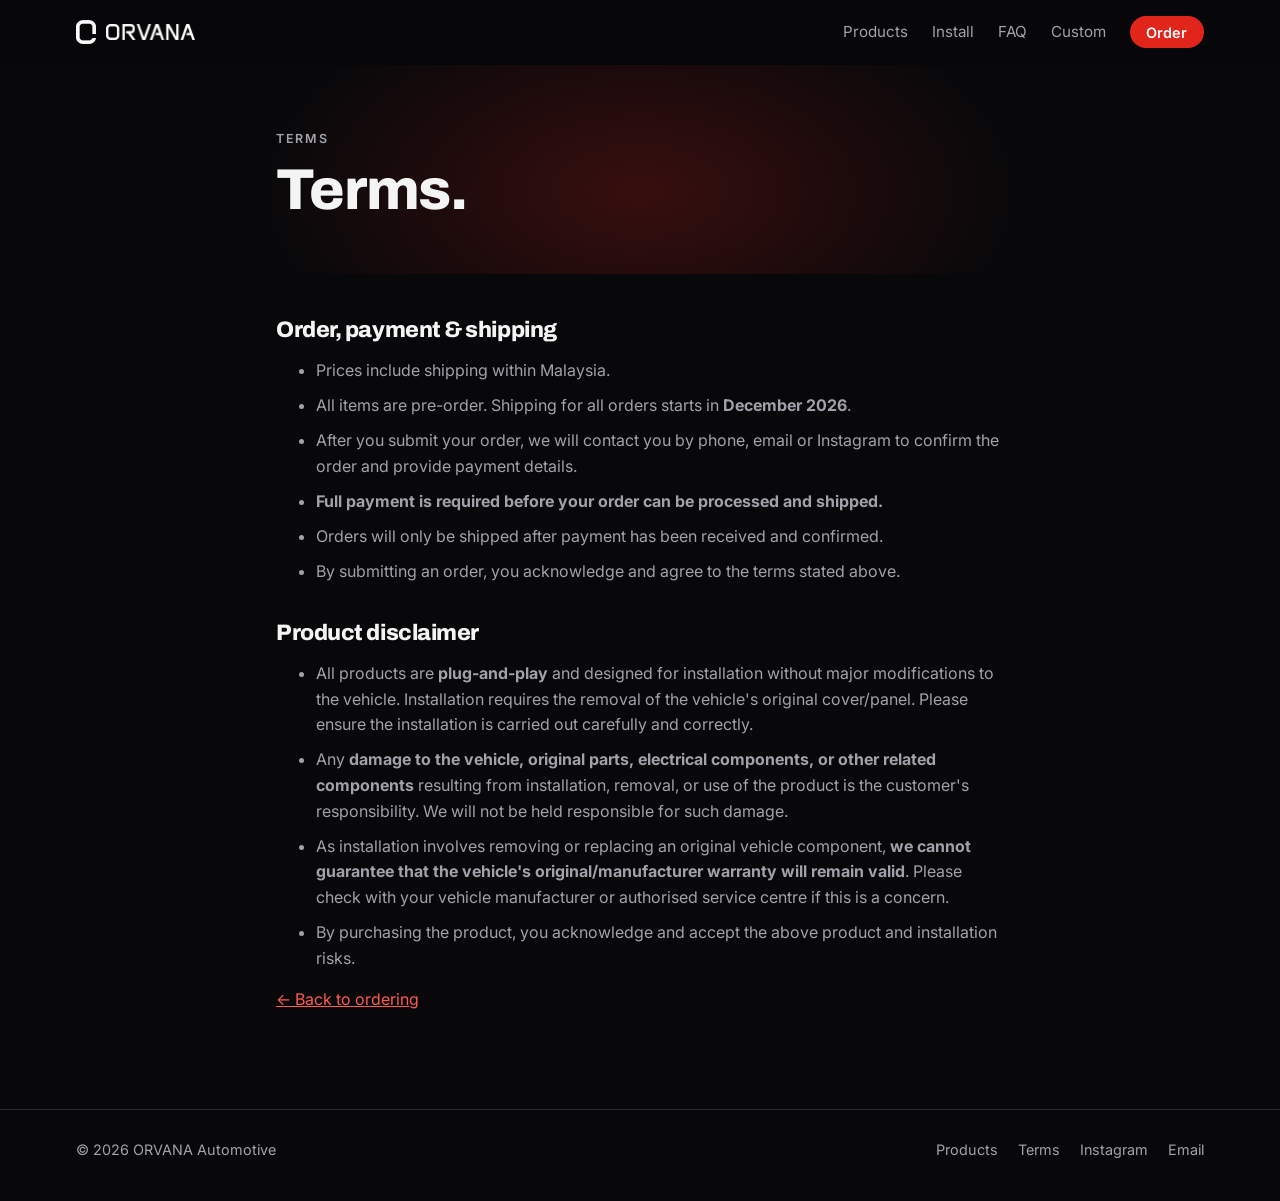
<file: public/terms.html>
<!doctype html>
<html lang="en">
<head>
  <meta charset="utf-8">
  <meta name="viewport" content="width=device-width, initial-scale=1">
  <title>Terms — ORVANA</title>
  <meta name="description" content="ORVANA order, payment and shipping terms, and product disclaimer.">
  <meta name="theme-color" content="#08080a">
  <link rel="icon" href="assets/img/favicon.png" type="image/png">
  <link rel="apple-touch-icon" href="assets/img/apple-touch-icon.png">
  <link rel="preconnect" href="https://fonts.googleapis.com">
  <link rel="preconnect" href="https://fonts.gstatic.com" crossorigin>
  <link href="https://fonts.googleapis.com/css2?family=Archivo:wght@400;600;800&family=Inter:wght@400;500;600&display=swap" rel="stylesheet">
  <link rel="stylesheet" href="assets/css/style.css">
</head>
<body data-page="terms">
  <header class="site-header" id="site-header"></header>

  <main>
    <section class="page-head">
      <div class="wrap narrow">
        <p class="eyebrow">Terms</p>
        <h1>Terms.</h1>
      </div>
    </section>
    <div class="legal">
      <div class="wrap narrow">

      <h2>Order, payment &amp; shipping</h2>
      <ul>
        <li>Prices include shipping within Malaysia.</li>
        <li>All items are pre-order. Shipping for all orders starts in <strong>December 2026</strong>.</li>
        <li>After you submit your order, we will contact you by phone, email or Instagram to confirm the order and provide payment details.</li>
        <li><strong>Full payment is required before your order can be processed and shipped.</strong></li>
        <li>Orders will only be shipped after payment has been received and confirmed.</li>
        <li>By submitting an order, you acknowledge and agree to the terms stated above.</li>
      </ul>

      <h2>Product disclaimer</h2>
      <ul>
        <li>All products are <strong>plug-and-play</strong> and designed for installation without major modifications to the vehicle. Installation requires the removal of the vehicle's original cover/panel. Please ensure the installation is carried out carefully and correctly.</li>
        <li>Any <strong>damage to the vehicle, original parts, electrical components, or other related components</strong> resulting from installation, removal, or use of the product is the customer's responsibility. We will not be held responsible for such damage.</li>
        <li>As installation involves removing or replacing an original vehicle component, <strong>we cannot guarantee that the vehicle's original/manufacturer warranty will remain valid</strong>. Please check with your vehicle manufacturer or authorised service centre if this is a concern.</li>
        <li>By purchasing the product, you acknowledge and accept the above product and installation risks.</li>
      </ul>

        <p><a href="order.html">← Back to ordering</a></p>
      </div>
    </div>
  </main>

  <footer class="site-footer" id="site-footer"></footer>
  <script type="module" src="assets/js/site.js"></script>
</body>
</html>
</file>
<file: public/assets/css/style.css>
:root {
  --bg: #08080a;
  --bg-alt: #101013;
  --card: #16161a;
  --line: #2a2a30;
  --text: #f4f4f5;
  --muted: #a1a1aa;
  --accent: #e1251b;
  --accent-hover: #ff3b2f;
  --accent-text: #ff5a4f; /* brighter red for small text on dark */
  --glow: 225, 37, 27;    /* rgb of the ambient glow; product pages change it per colour */
  --radius: 16px;
  --ease: cubic-bezier(.2, .7, .2, 1);
  --font-display: "Archivo", system-ui, sans-serif;
  --font-body: "Inter", system-ui, sans-serif;
}

*, *::before, *::after { box-sizing: border-box; }
[hidden] { display: none !important; }
html { scroll-behavior: smooth; scroll-padding-top: 76px; }
body {
  margin: 0;
  background: var(--bg);
  color: var(--text);
  font: 16px/1.6 var(--font-body);
  -webkit-font-smoothing: antialiased;
  overflow-x: hidden;
}
img { max-width: 100%; height: auto; display: block; }
a { color: inherit; }
h1, h2, h3 { font-family: var(--font-display); line-height: 1.08; margin: 0 0 .5em; letter-spacing: -.02em; }
h1 { font-size: clamp(2.4rem, 7vw, 4.6rem); font-weight: 800; }
h2 { font-size: clamp(1.8rem, 4.2vw, 2.8rem); font-weight: 800; }
h3 { font-size: 1.25rem; }
h3 a { text-decoration: none; }
p { margin: 0 0 1em; }

.wrap { width: 100%; max-width: 1160px; margin: 0 auto; padding: 0 16px; }
.narrow { max-width: 760px; }
.muted { color: var(--muted); }
.eyebrow { color: var(--accent-text); font-weight: 600; text-transform: uppercase; letter-spacing: .14em; font-size: .78rem; margin: 0 0 .8em; }
.section { padding: 80px 0; position: relative; }
.section-alt { background: var(--bg-alt); border-block: 1px solid var(--line); }
.section-head { display: flex; flex-wrap: wrap; align-items: end; justify-content: space-between; gap: 12px 24px; margin-bottom: 32px; }
.section-head h2 { margin: 0; }
.section-head p { color: var(--muted); margin: 0; max-width: 34em; }
.text-link { color: var(--accent-text); font-weight: 600; text-decoration: none; }
.text-link:hover { text-decoration: underline; }

/* Page-to-page fade (browsers that support it) */
@view-transition { navigation: auto; }
::view-transition-old(root), ::view-transition-new(root) { animation-duration: .28s; }

/* Scroll reveal: only hides things once the script is running */
.ready .reveal { opacity: 0; transform: translateY(26px); transition: opacity .7s var(--ease), transform .7s var(--ease); transition-delay: calc(var(--i, 0) * 80ms); }
.ready .reveal.in { opacity: 1; transform: none; }

/* Buttons */
.btn {
  position: relative; overflow: hidden; isolation: isolate;
  display: inline-flex; align-items: center; justify-content: center; gap: .5em;
  padding: .9em 1.5em; border: 0; border-radius: 999px;
  background: var(--accent); color: #fff; font: 600 1rem var(--font-body);
  text-decoration: none; cursor: pointer;
  transition: background .2s, transform .2s var(--ease), box-shadow .2s;
}
.btn::after { /* light sweep on hover */
  content: ""; position: absolute; inset: 0; z-index: -1;
  background: linear-gradient(110deg, transparent 30%, rgba(255, 255, 255, .28) 50%, transparent 70%);
  transform: translateX(-120%); transition: transform .6s var(--ease);
}
.btn:hover { background: var(--accent-hover); transform: translateY(-2px); box-shadow: 0 10px 30px rgba(225, 37, 27, .35); }
.btn:hover::after { transform: translateX(120%); }
.btn:active { transform: scale(.97); }
.btn-ghost { background: transparent; box-shadow: inset 0 0 0 1.5px var(--line); }
.btn-ghost:hover { background: var(--card); box-shadow: inset 0 0 0 1.5px #55555e; }
.btn-small { padding: .55em 1.15em; font-size: .9rem; }
.btn-block { width: 100%; }
.btn[disabled] { opacity: .5; cursor: not-allowed; transform: none; }

/* Header */
.site-header {
  position: sticky; top: 0; z-index: 20;
  background: rgba(8, 8, 10, .6); backdrop-filter: blur(14px);
  border-bottom: 1px solid transparent; transition: border-color .3s, background .3s;
}
.site-header.scrolled, .site-header.menu-open { border-color: var(--line); background: rgba(8, 8, 10, .9); }
.header-inner { display: flex; align-items: center; justify-content: space-between; height: 64px; }
.brand { display: flex; align-items: center; gap: 10px; text-decoration: none; }
.brand img { height: 24px; width: auto; }
.brand .wordmark { height: 16px; }
.nav { display: flex; align-items: center; gap: 1.5rem; }
.nav a:not(.btn) { position: relative; color: var(--muted); text-decoration: none; font-size: .95rem; transition: color .2s; }
.nav a:not(.btn)::after { content: ""; position: absolute; left: 0; right: 0; bottom: -6px; height: 2px; background: var(--accent); transform: scaleX(0); transform-origin: left; transition: transform .3s var(--ease); }
.nav a:not(.btn):hover, .nav a[aria-current] { color: var(--text); }
.nav a:not(.btn):hover::after, .nav a[aria-current]::after { transform: scaleX(1); }
.menu-btn { display: none; width: 44px; height: 44px; padding: 0; border: 0; background: none; cursor: pointer; position: relative; }
.menu-btn span { position: absolute; left: 11px; right: 11px; height: 2px; background: var(--text); transition: transform .3s var(--ease), top .3s var(--ease); }
.menu-btn span:first-child { top: 17px; }
.menu-btn span:last-child { top: 25px; }
.menu-open .menu-btn span:first-child { top: 21px; transform: rotate(45deg); }
.menu-open .menu-btn span:last-child { top: 21px; transform: rotate(-45deg); }
@media (max-width: 720px) {
  .menu-btn { display: block; }
  .nav {
    position: absolute; left: 0; right: 0; top: 64px; flex-direction: column; align-items: stretch; gap: 0;
    padding: 8px 16px 20px; background: var(--bg); border-bottom: 1px solid var(--line);
    opacity: 0; transform: translateY(-8px); pointer-events: none; transition: opacity .25s, transform .25s var(--ease);
  }
  .menu-open .nav { opacity: 1; transform: none; pointer-events: auto; }
  .nav a:not(.btn) { padding: 14px 4px; font-size: 1.05rem; border-bottom: 1px solid var(--line); }
  .nav a:not(.btn)::after { display: none; }
  .nav .btn { margin-top: 16px; }
}

/* Hero */
.hero { position: relative; padding: 56px 0 40px; overflow: hidden; }
.hero::before { /* ambient glow behind the product */
  content: ""; position: absolute; inset: -20% -10%; z-index: 0; pointer-events: none;
  background: radial-gradient(ellipse 45% 50% at 74% 50%, rgba(var(--glow), .3), transparent 70%);
  animation: breathe 7s ease-in-out infinite;
}
#airflow { position: absolute; inset: 0; width: 100%; height: 100%; z-index: 0; pointer-events: none; }
.hero-inner { position: relative; z-index: 1; display: grid; gap: 36px; align-items: center; }
@media (min-width: 860px) { .hero-inner { grid-template-columns: 1.05fr 1fr; } .hero { padding: 96px 0 72px; } }
@media (max-width: 859px) { .hero::before { background: radial-gradient(ellipse 70% 35% at 50% 72%, rgba(var(--glow), .3), transparent 70%); } }
.hero h1 .line { display: block; overflow: hidden; }
.hero h1 .line span { display: block; animation: rise .9s var(--ease) both; }
.hero h1 .line:nth-child(2) span { animation-delay: .12s; }
.hero .eyebrow, .hero .lede, .hero-actions, .hero-note { animation: fade-up .8s var(--ease) both; }
.hero .lede { animation-delay: .3s; }
.hero-actions { animation-delay: .42s; }
.hero-note { animation-delay: .52s; }
.lede { color: var(--muted); font-size: 1.15rem; max-width: 32em; }
.hero-actions { display: flex; flex-wrap: wrap; gap: 12px; margin-top: 1.6em; }
.hero-note { color: var(--muted); font-size: .9rem; margin-top: 1em; }
.hero-media { position: relative; animation: pop .9s var(--ease) .15s both; }
.hero-media img { border-radius: 24px; box-shadow: 0 40px 100px rgba(var(--glow), .28); animation: float 6s ease-in-out infinite; }
.hero-chip {
  position: absolute; left: -8px; bottom: 28px; padding: 10px 16px; border-radius: 14px;
  background: rgba(22, 22, 26, .8); backdrop-filter: blur(10px); border: 1px solid var(--line);
  font-size: .85rem; color: var(--muted); animation: float 6s ease-in-out -2s infinite;
}
.hero-chip strong { display: block; color: var(--text); font: 800 1.2rem var(--font-display); }

@keyframes rise { from { transform: translateY(110%); } }
@keyframes fade-up { from { opacity: 0; transform: translateY(18px); } }
@keyframes pop { from { opacity: 0; transform: scale(.94) translateY(20px); } }
@keyframes float { 50% { transform: translateY(-12px); } }
@keyframes breathe { 50% { opacity: .65; transform: scale(1.06); } }
@keyframes marquee { to { transform: translateX(-50%); } }

/* Marquee strip */
.marquee { border-block: 1px solid var(--line); background: var(--bg-alt); overflow: hidden; padding: 14px 0; }
.marquee-track { display: flex; width: max-content; animation: marquee 28s linear infinite; }
.marquee span { padding: 0 22px; font: 800 .95rem var(--font-display); letter-spacing: .16em; text-transform: uppercase; color: var(--muted); white-space: nowrap; }
.marquee span:nth-child(odd) { color: var(--text); }
.marquee span::after { content: "✦"; color: var(--accent); margin-left: 44px; }

/* Stats */
.stats-grid { display: grid; gap: 16px; grid-template-columns: repeat(auto-fit, minmax(220px, 1fr)); }
.stat { padding: 28px 24px; border-radius: var(--radius); background: var(--card); border: 1px solid var(--line); display: flex; flex-direction: column; gap: 4px; }
.stat strong { font: 800 clamp(2.4rem, 5vw, 3.4rem) / 1 var(--font-display); background: linear-gradient(180deg, #fff 30%, var(--accent-text)); -webkit-background-clip: text; background-clip: text; color: transparent; }
.stat span { color: var(--muted); font-size: .95rem; }

/* Photo mosaic */
.mosaic { display: grid; gap: 16px; grid-template-columns: 1fr; }
@media (min-width: 720px) { .mosaic { grid-template-columns: 1.1fr 1fr; grid-template-rows: 1fr 1fr; } .mosaic figure:first-child { grid-row: span 2; } }
.mosaic figure { margin: 0; position: relative; overflow: hidden; border-radius: var(--radius); border: 1px solid var(--line); min-height: 240px; }
.mosaic img { width: 100%; height: 100%; object-fit: cover; transition: transform 1.2s var(--ease); }
.mosaic figure:hover img { transform: scale(1.06); }
.mosaic figcaption { position: absolute; left: 0; right: 0; bottom: 0; padding: 40px 18px 14px; background: linear-gradient(transparent, rgba(0, 0, 0, .8)); font-size: .9rem; color: #e4e4e7; }

/* Product cards */
.product-list { display: grid; gap: 20px; grid-template-columns: repeat(auto-fit, minmax(280px, 1fr)); perspective: 1200px; }
.card { background: var(--card); border: 1px solid var(--line); border-radius: var(--radius); }
.product { position: relative; overflow: hidden; display: flex; flex-direction: column; transition: border-color .3s, box-shadow .3s; }
.product:hover { border-color: #4a4a52; box-shadow: 0 24px 60px rgba(0, 0, 0, .5); }
.ready .tilt.in { transform: rotateX(var(--rx, 0deg)) rotateY(var(--ry, 0deg)); transition: transform .25s ease-out, opacity .7s var(--ease), border-color .3s, box-shadow .3s; }
.tilt::after { /* highlight that follows the pointer */
  content: ""; position: absolute; inset: 0; pointer-events: none; opacity: 0; transition: opacity .3s;
  background: radial-gradient(420px circle at var(--gx, 50%) var(--gy, 50%), rgba(255, 255, 255, .09), transparent 60%);
}
.tilt.tilting::after { opacity: 1; }
.product-img { position: relative; display: block; aspect-ratio: 4 / 3; background: var(--bg-alt); overflow: hidden; }
.product-img img { width: 100%; height: 100%; object-fit: cover; transition: transform .9s var(--ease); }
.product:hover .product-img img { transform: scale(1.05); }
.product-body { padding: 20px; display: flex; flex-direction: column; gap: 8px; flex: 1; }
.product-body .eyebrow { margin: 0; }
.product-body h3 { margin: 0; }
.product-body p:not(.eyebrow) { color: var(--muted); margin: 0; }
.product-meta { display: flex; flex-wrap: wrap; justify-content: space-between; align-items: center; gap: 10px; margin-top: auto; padding-top: 14px; }
.price { font: 800 1.4rem var(--font-display); }
.price small { font: 500 .8rem var(--font-body); color: var(--muted); }
.badge { display: inline-block; padding: .25em .8em; border-radius: 999px; background: rgba(8, 8, 10, .75); backdrop-filter: blur(6px); border: 1px solid var(--line); color: var(--text); font-size: .78rem; font-weight: 600; }
.badge-float { position: absolute; top: 14px; left: 14px; }
.badge-hot { background: var(--accent, #e1251b); border-color: transparent; color: #fff; vertical-align: middle; margin-left: .4em; }
.badge-float.badge-hot { margin-left: 0; }
.was { color: var(--muted); font-weight: 500; font-size: .7em; text-decoration-thickness: 2px; text-decoration-color: var(--accent-text); margin-right: .2em; }
.promo { margin: -.2em 0 1em; padding: .7em 1em; border: 1px solid rgba(225, 37, 27, .45); border-radius: 12px; background: rgba(225, 37, 27, .1); font-size: .92rem; }
.promo strong { color: var(--accent-text); }
.dots { display: flex; gap: 6px; }
.dots span { width: 16px; height: 16px; border-radius: 50%; border: 1px solid #555; }

.custom-art { display: grid; place-items: center; background: radial-gradient(circle at 50% 55%, rgba(225, 37, 27, .28), transparent 62%), var(--bg-alt); }
.custom-art img { width: 22% !important; height: auto !important; object-fit: contain !important; opacity: .9; transform: none !important; }
.custom-art i { position: absolute; width: 34%; aspect-ratio: 1; border-radius: 50%; border: 1px solid rgba(255, 90, 79, .5); animation: ring 3.6s ease-out infinite; }
.custom-art i:nth-of-type(2) { animation-delay: 1.2s; }
.custom-art i:nth-of-type(3) { animation-delay: 2.4s; }
@keyframes ring { from { transform: scale(.6); opacity: .9; } to { transform: scale(2.4); opacity: 0; } }

/* Custom-order band */
.band { position: relative; overflow: hidden; border-radius: 24px; padding: 40px 24px; border: 1px solid var(--line); background: linear-gradient(120deg, #1a0b0a, var(--card) 55%); display: grid; gap: 20px; align-items: center; }
@media (min-width: 760px) { .band { grid-template-columns: 1fr auto; padding: 48px; } }
.band::before { content: ""; position: absolute; width: 420px; aspect-ratio: 1; right: -120px; top: -160px; border-radius: 50%; background: radial-gradient(rgba(225, 37, 27, .35), transparent 65%); animation: breathe 6s ease-in-out infinite; }
.band > * { position: relative; }
.band h2 { margin-bottom: .3em; }
.band p { color: var(--muted); margin: 0; max-width: 36em; }

/* Install */
.install { display: grid; gap: 36px; }
@media (min-width: 860px) { .install { grid-template-columns: 1fr 1fr; align-items: center; } }
.install p { color: var(--muted); }
.install p a { color: var(--text); }
.steps { list-style: none; margin: 0; padding: 0; counter-reset: s; display: grid; gap: 12px; }
.steps li { counter-increment: s; display: flex; gap: 14px; align-items: center; padding: 18px; background: var(--card); border: 1px solid var(--line); border-radius: var(--radius); }
.steps li::before { content: counter(s); flex: none; width: 36px; height: 36px; border-radius: 50%; display: grid; place-items: center; background: var(--accent); font-weight: 700; }
.installers { display: grid; gap: 12px; grid-template-columns: repeat(auto-fit, minmax(220px, 1fr)); margin-top: 8px; }
.installer { display: flex; align-items: center; gap: 14px; padding: 14px 16px; text-decoration: none; background: var(--card); border: 1px solid var(--line); border-radius: var(--radius); transition: border-color .2s, transform .3s var(--ease), opacity .7s var(--ease); }
.installer:hover { border-color: var(--accent); }
.installer:hover .installer-go { transform: translateX(4px); }
.installer-area { flex: none; width: 42px; height: 42px; border-radius: 50%; display: grid; place-items: center; background: var(--accent); font: 800 .95rem var(--font-display); }
.installer-text { display: flex; flex-direction: column; color: var(--muted); font-size: .92rem; line-height: 1.35; min-width: 0; overflow-wrap: anywhere; }
.installer-text strong { color: var(--text); font-size: 1rem; }
.installer-go { margin-left: auto; color: var(--accent-text); font-size: 1.2rem; transition: transform .2s; }

/* FAQ */
details { border-bottom: 1px solid var(--line); padding: 18px 0; }
summary { cursor: pointer; font-weight: 600; list-style: none; display: flex; justify-content: space-between; gap: 1em; transition: color .2s; }
summary:hover { color: var(--accent-text); }
summary::-webkit-details-marker { display: none; }
summary::after { content: "+"; color: var(--accent-text); font-size: 1.4rem; line-height: 1; transition: transform .3s var(--ease); }
details[open] summary::after { transform: rotate(45deg); }
details p { color: var(--muted); margin: 10px 0 0; animation: fade-up .4s var(--ease); }
details p a { color: var(--text); }

/* Page headers (Products, Order, Terms) */
.page-head { position: relative; overflow: hidden; padding: 64px 0 24px; }
.page-head::before { content: ""; position: absolute; inset: -40% 20% auto; height: 420px; background: radial-gradient(ellipse, rgba(var(--glow), .22), transparent 70%); pointer-events: none; }
.page-head > * { position: relative; }
.page-head h1 { font-size: clamp(2.2rem, 6vw, 3.6rem); animation: fade-up .8s var(--ease) both; }
.page-head p { color: var(--muted); max-width: 40em; animation: fade-up .8s var(--ease) .12s both; }

/* Product page */
.pdp { display: grid; gap: 36px; padding: 40px 0 72px; }
@media (min-width: 900px) { .pdp { grid-template-columns: 1.05fr 1fr; align-items: start; } .pdp-media { position: sticky; top: 88px; } }
.pdp-main { position: relative; aspect-ratio: 1; border-radius: 24px; overflow: hidden; border: 1px solid var(--line); box-shadow: 0 40px 100px rgba(var(--glow), .22); transition: box-shadow .6s; background: var(--bg-alt); }
.pdp-main img { position: absolute; inset: 0; width: 100%; height: 100%; object-fit: cover; opacity: 0; transition: opacity .5s; }
.pdp-main img.on { opacity: 1; }
.thumbs { display: grid; grid-template-columns: repeat(4, 1fr); gap: 10px; margin-top: 12px; }
.thumbs button { padding: 0; aspect-ratio: 1; border-radius: 12px; overflow: hidden; border: 2px solid transparent; background: none; cursor: pointer; opacity: .6; transition: opacity .2s, border-color .2s; }
.thumbs button[aria-pressed="true"], .thumbs button:hover { opacity: 1; }
.thumbs button[aria-pressed="true"] { border-color: var(--accent); }
.thumbs img { width: 100%; height: 100%; object-fit: cover; }
.pdp-info > * { animation: fade-up .7s var(--ease) both; }
.pdp-info > :nth-child(2) { animation-delay: .06s; }
.pdp-info > :nth-child(3) { animation-delay: .12s; }
.pdp-info > :nth-child(4) { animation-delay: .18s; }
.pdp-info > :nth-child(n+5) { animation-delay: .24s; }
.pdp-info h1 { font-size: clamp(2rem, 5vw, 3.2rem); }
.pdp-price { font: 800 2rem var(--font-display); margin: 0 0 .6em; }
.pdp-price small { font: 500 .9rem var(--font-body); color: var(--muted); }
.pdp-info .lede { font-size: 1.05rem; }
.pdp-actions { display: flex; flex-wrap: wrap; gap: 12px; margin: 1.4em 0; }
.specs { margin: 28px 0 0; border-top: 1px solid var(--line); }
.specs div { display: grid; grid-template-columns: 110px 1fr; gap: 16px; padding: 14px 0; border-bottom: 1px solid var(--line); }
.specs dt { color: var(--muted); font-size: .9rem; }
.specs dd { margin: 0; }

/* Forms */
.order { display: grid; gap: 32px; padding: 24px 0 80px; }
@media (min-width: 900px) { .order { grid-template-columns: 1fr 1.2fr; align-items: start; } .order-aside { position: sticky; top: 88px; } }
.order-aside img { border-radius: var(--radius); border: 1px solid var(--line); aspect-ratio: 16 / 10; object-fit: cover; width: 100%; margin-bottom: 20px; }
.ticks { list-style: none; padding: 0; margin: 0; display: grid; gap: 8px; color: var(--muted); }
.ticks li::before { content: "✓"; color: var(--accent-text); font-weight: 700; margin-right: .6em; }
.form { padding: 20px; }
.form, .form form { display: grid; gap: 18px; }
@media (min-width: 560px) { .form { padding: 28px; } }
fieldset { border: 0; margin: 0; padding: 0; min-width: 0; }
legend, .field > span { display: block; font-weight: 600; font-size: .9rem; margin-bottom: 8px; padding: 0; }
.field small { color: var(--muted); font-weight: 400; }
.row-2 { display: grid; gap: 18px; }
@media (min-width: 560px) { .row-2 { grid-template-columns: 1fr 1fr; } }
input, select, textarea {
  width: 100%; padding: .8em .9em; font: inherit; color: var(--text);
  background: var(--bg); border: 1px solid var(--line); border-radius: 10px; transition: border-color .2s, box-shadow .2s;
}
input:focus, select:focus, textarea:focus { outline: none; border-color: var(--accent); box-shadow: 0 0 0 3px rgba(225, 37, 27, .25); }
button:focus-visible, a:focus-visible, summary:focus-visible { outline: 2px solid var(--accent-text); outline-offset: 3px; border-radius: 6px; }
textarea { resize: vertical; }
.invalid { border-color: var(--accent); }

.swatches, .pills { display: flex; flex-wrap: wrap; gap: 10px; }
.swatch, .pill { position: relative; }
.swatch input, .pill input { position: absolute; opacity: 0; inset: 0; width: 100%; height: 100%; padding: 0; cursor: pointer; }
.swatch label, .pill label {
  display: flex; align-items: center; gap: .55em; padding: .6em 1.05em; cursor: pointer;
  border: 1.5px solid var(--line); border-radius: 999px; font-size: .95rem; user-select: none;
  transition: border-color .2s, background .2s, transform .2s var(--ease);
}
.swatch label:hover, .pill label:hover { border-color: #55555e; }
.swatch i { width: 18px; height: 18px; border-radius: 50%; border: 1px solid #555; }
.swatch input:checked + label, .pill input:checked + label { border-color: var(--accent); background: rgba(225, 37, 27, .14); transform: scale(1.03); }
.swatch input:focus-visible + label, .pill input:focus-visible + label { outline: 2px solid var(--accent-text); outline-offset: 2px; }

.qty { display: flex; border: 1px solid var(--line); border-radius: 10px; overflow: hidden; width: max-content; }
.qty input { width: 56px; text-align: center; border: 0; border-radius: 0; box-shadow: none !important; -moz-appearance: textfield; }
.qty input::-webkit-inner-spin-button, .qty input::-webkit-outer-spin-button { -webkit-appearance: none; }
.qty button { width: 46px; border: 0; background: var(--bg-alt); color: var(--text); font-size: 1.2rem; cursor: pointer; transition: background .2s; }
.qty button:hover { background: var(--line); }

.summary { display: grid; gap: 6px; padding: 16px; background: var(--bg); border-radius: 10px; border: 1px solid var(--line); }
.summary div { display: flex; justify-content: space-between; color: var(--muted); }
.summary .total { color: var(--text); font: 800 1.25rem var(--font-display); padding-top: 8px; border-top: 1px solid var(--line); margin-top: 4px; }
.note { font-size: .82rem; color: var(--muted); margin: 4px 0 0; }
.check { display: flex; gap: 10px; align-items: flex-start; font-size: .92rem; color: var(--muted); }
.check input { width: 18px; height: 18px; margin-top: 3px; flex: none; accent-color: var(--accent); }
.error { color: #ff7a71; margin: 0; font-size: .92rem; }
.error a { color: inherit; font-weight: 600; }
/* Spam trap: hidden from people, filled in by bots */
.hp { position: absolute; left: -9999px; width: 1px; height: 1px; overflow: hidden; }

/* Order confirmation */
.done { text-align: center; padding: 20px 0; }
.done p { color: var(--muted); }
.done strong { color: var(--text); }
.tick { width: 84px; height: 84px; margin: 0 auto 18px; display: block; }
.tick circle { fill: none; stroke: var(--accent); stroke-width: 3; stroke-dasharray: 240; stroke-dashoffset: 240; animation: draw .7s var(--ease) forwards; }
.tick path { fill: none; stroke: #fff; stroke-width: 4; stroke-linecap: round; stroke-linejoin: round; stroke-dasharray: 60; stroke-dashoffset: 60; animation: draw .45s var(--ease) .55s forwards; }
@keyframes draw { to { stroke-dashoffset: 0; } }

/* Terms and Not Found */
.legal { padding: 8px 0 80px; }
.legal h2 { font-size: 1.4rem; margin-top: 1.6em; }
.legal li { color: var(--muted); margin-bottom: .6em; }
.legal a { color: var(--accent-text); }
.notfound { min-height: 62vh; display: grid; place-items: center; text-align: center; padding: 64px 0; }
.notfound .big { font: 800 clamp(6rem, 24vw, 13rem) / .9 var(--font-display); background: linear-gradient(180deg, #fff, var(--accent)); -webkit-background-clip: text; background-clip: text; color: transparent; animation: float 6s ease-in-out infinite; }
.notfound p { color: var(--muted); }

/* Footer */
.site-footer { border-top: 1px solid var(--line); padding: 28px 0 40px; color: var(--muted); font-size: .9rem; }
.footer-inner { display: flex; flex-wrap: wrap; justify-content: space-between; gap: 12px; }
.footer-inner nav { display: flex; flex-wrap: wrap; gap: 1.25rem; }
.footer-inner a { text-decoration: none; transition: color .2s; }
.footer-inner a:hover { color: var(--text); }

/* People who ask their device for less motion get a still page */
@media (prefers-reduced-motion: reduce) {
  html { scroll-behavior: auto; }
  *, *::before, *::after { animation: none !important; transition: none !important; }
  @view-transition { navigation: none; }
}

/* The drawn tick is static when motion is reduced */
@media (prefers-reduced-motion: reduce) { .tick circle, .tick path { stroke-dashoffset: 0; } }
</file>
